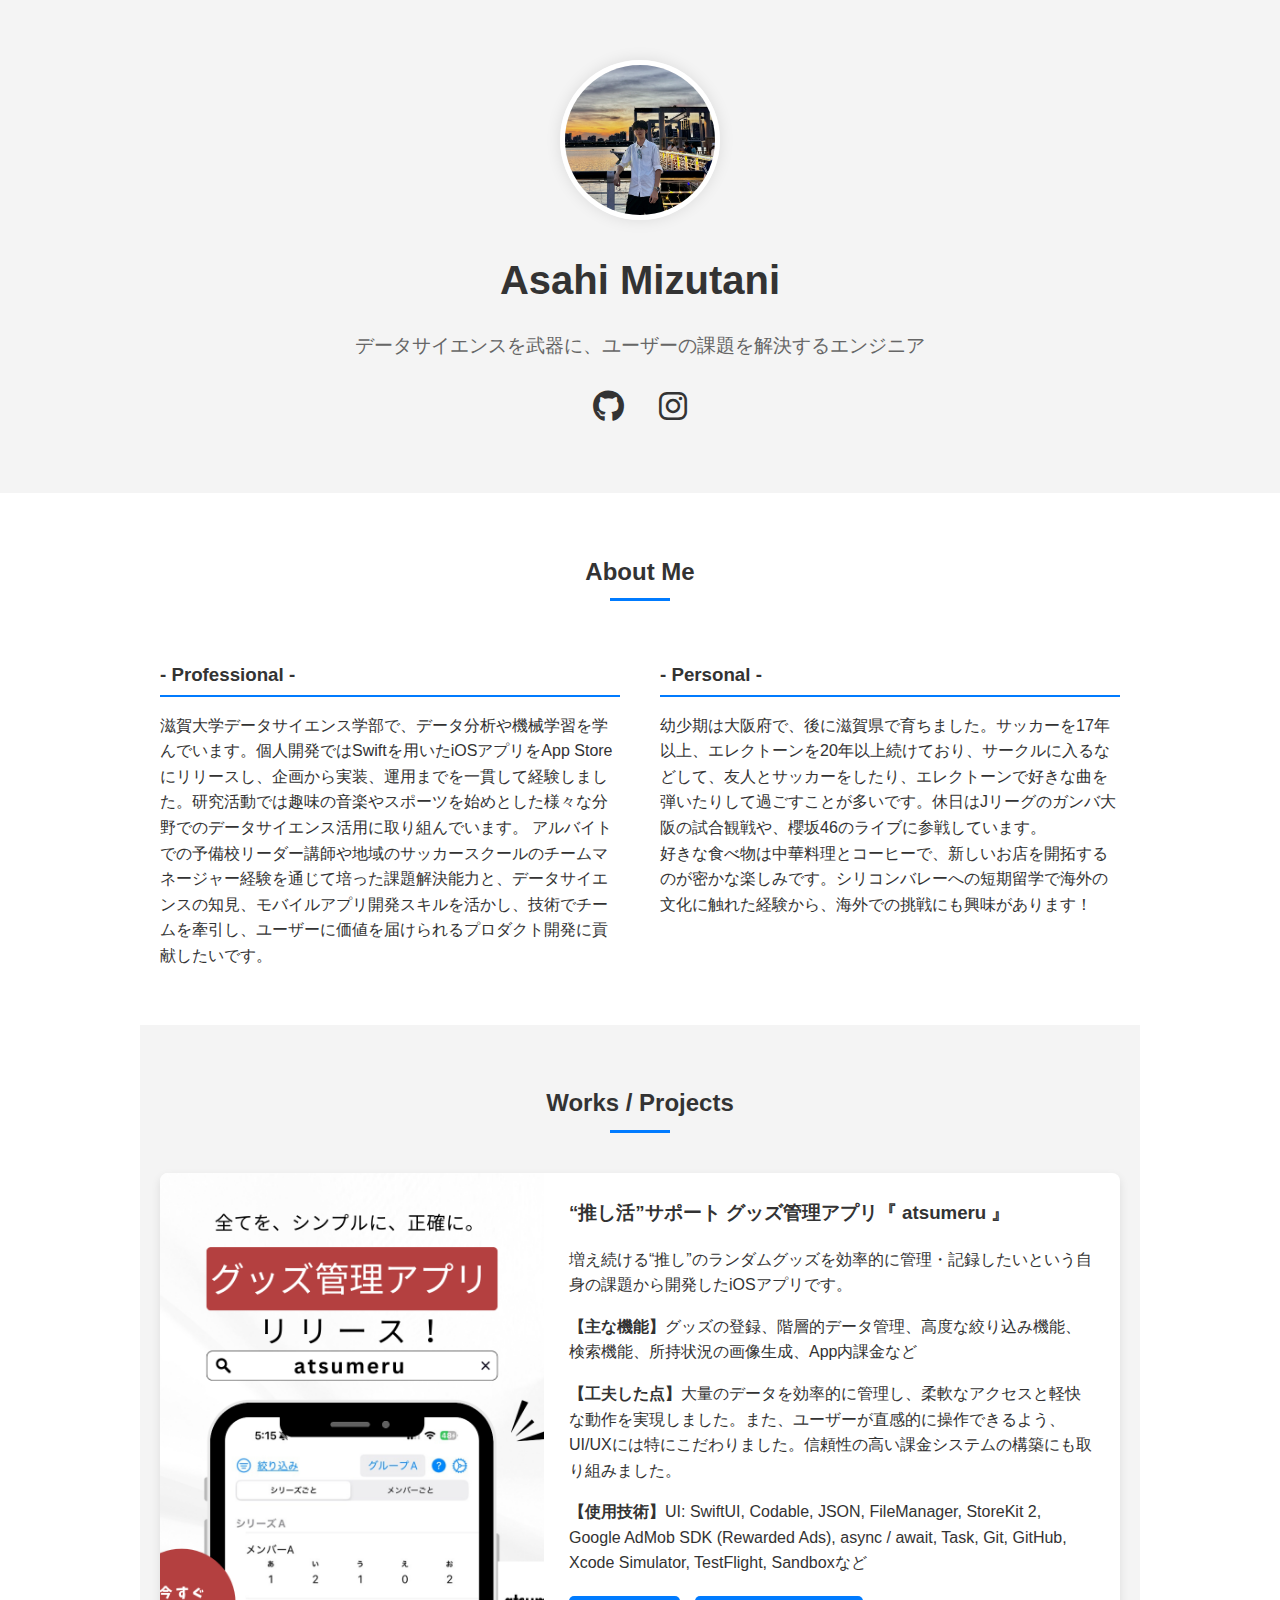
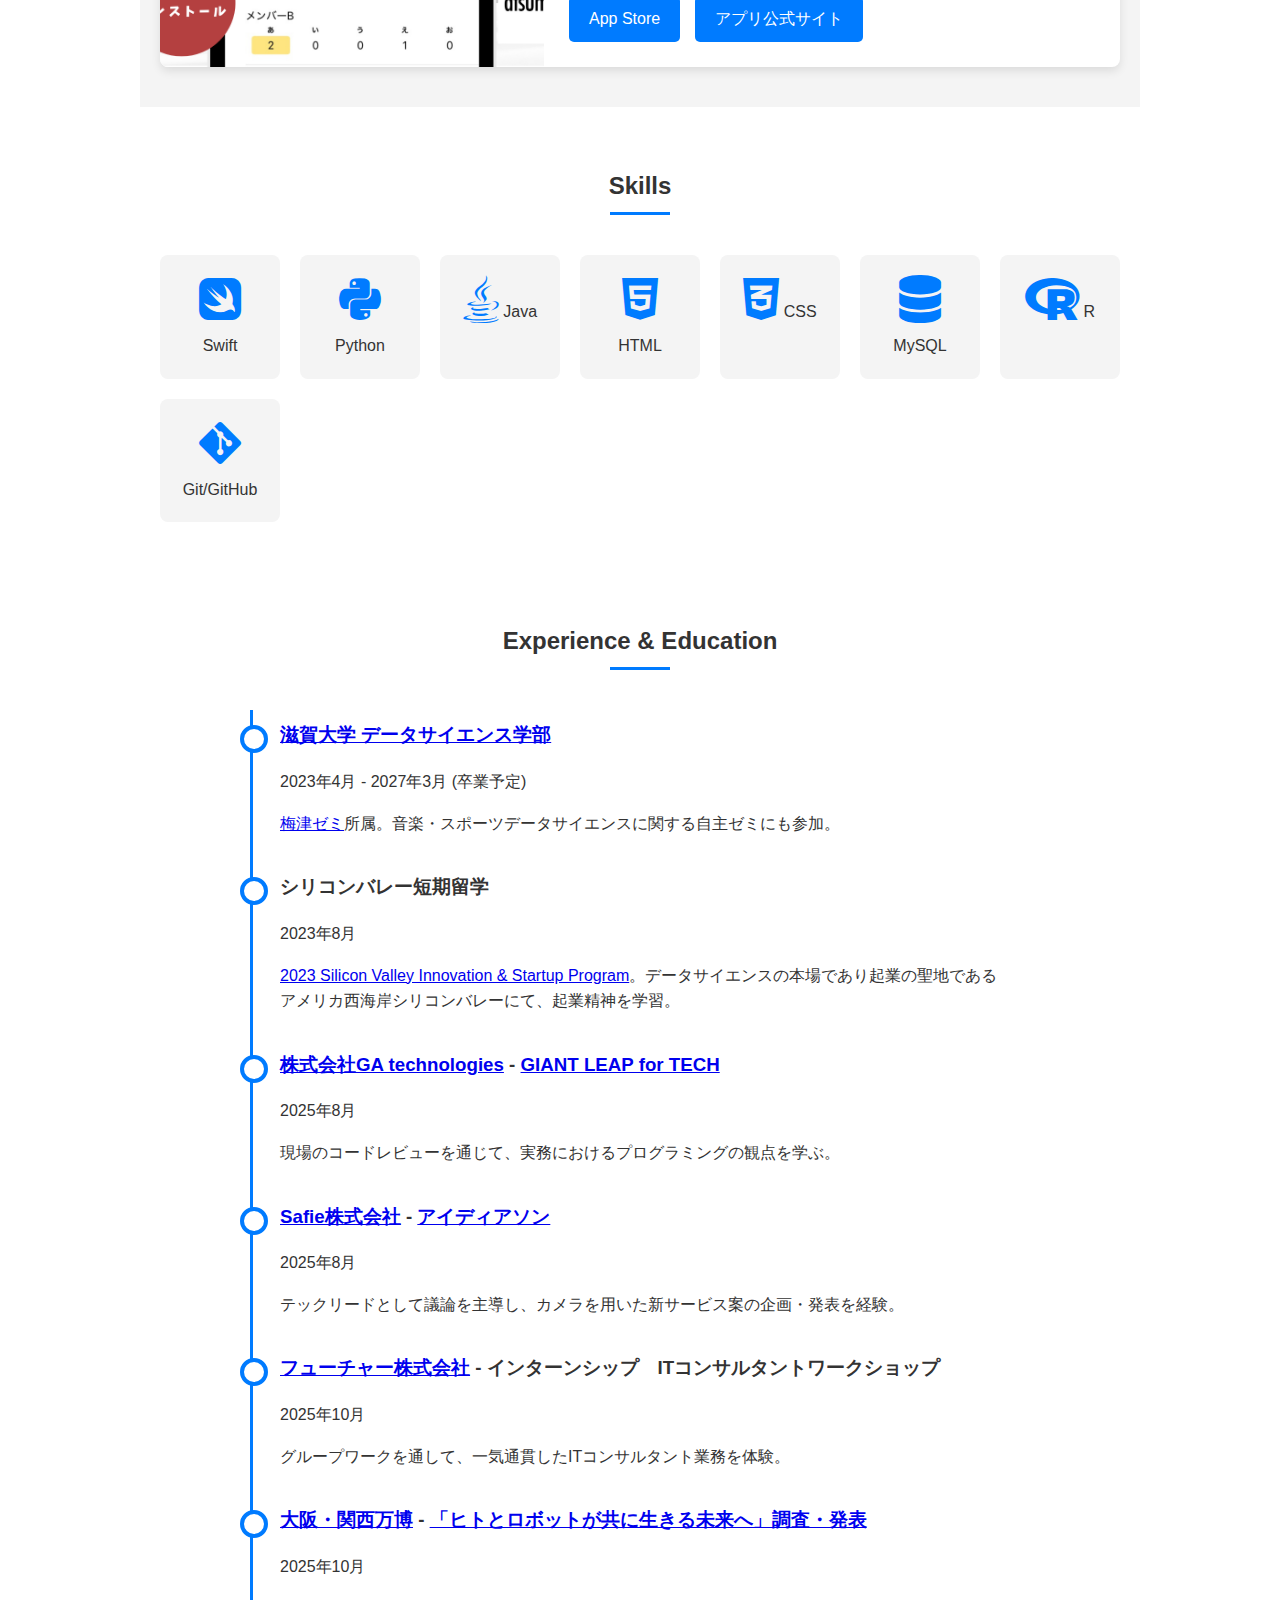
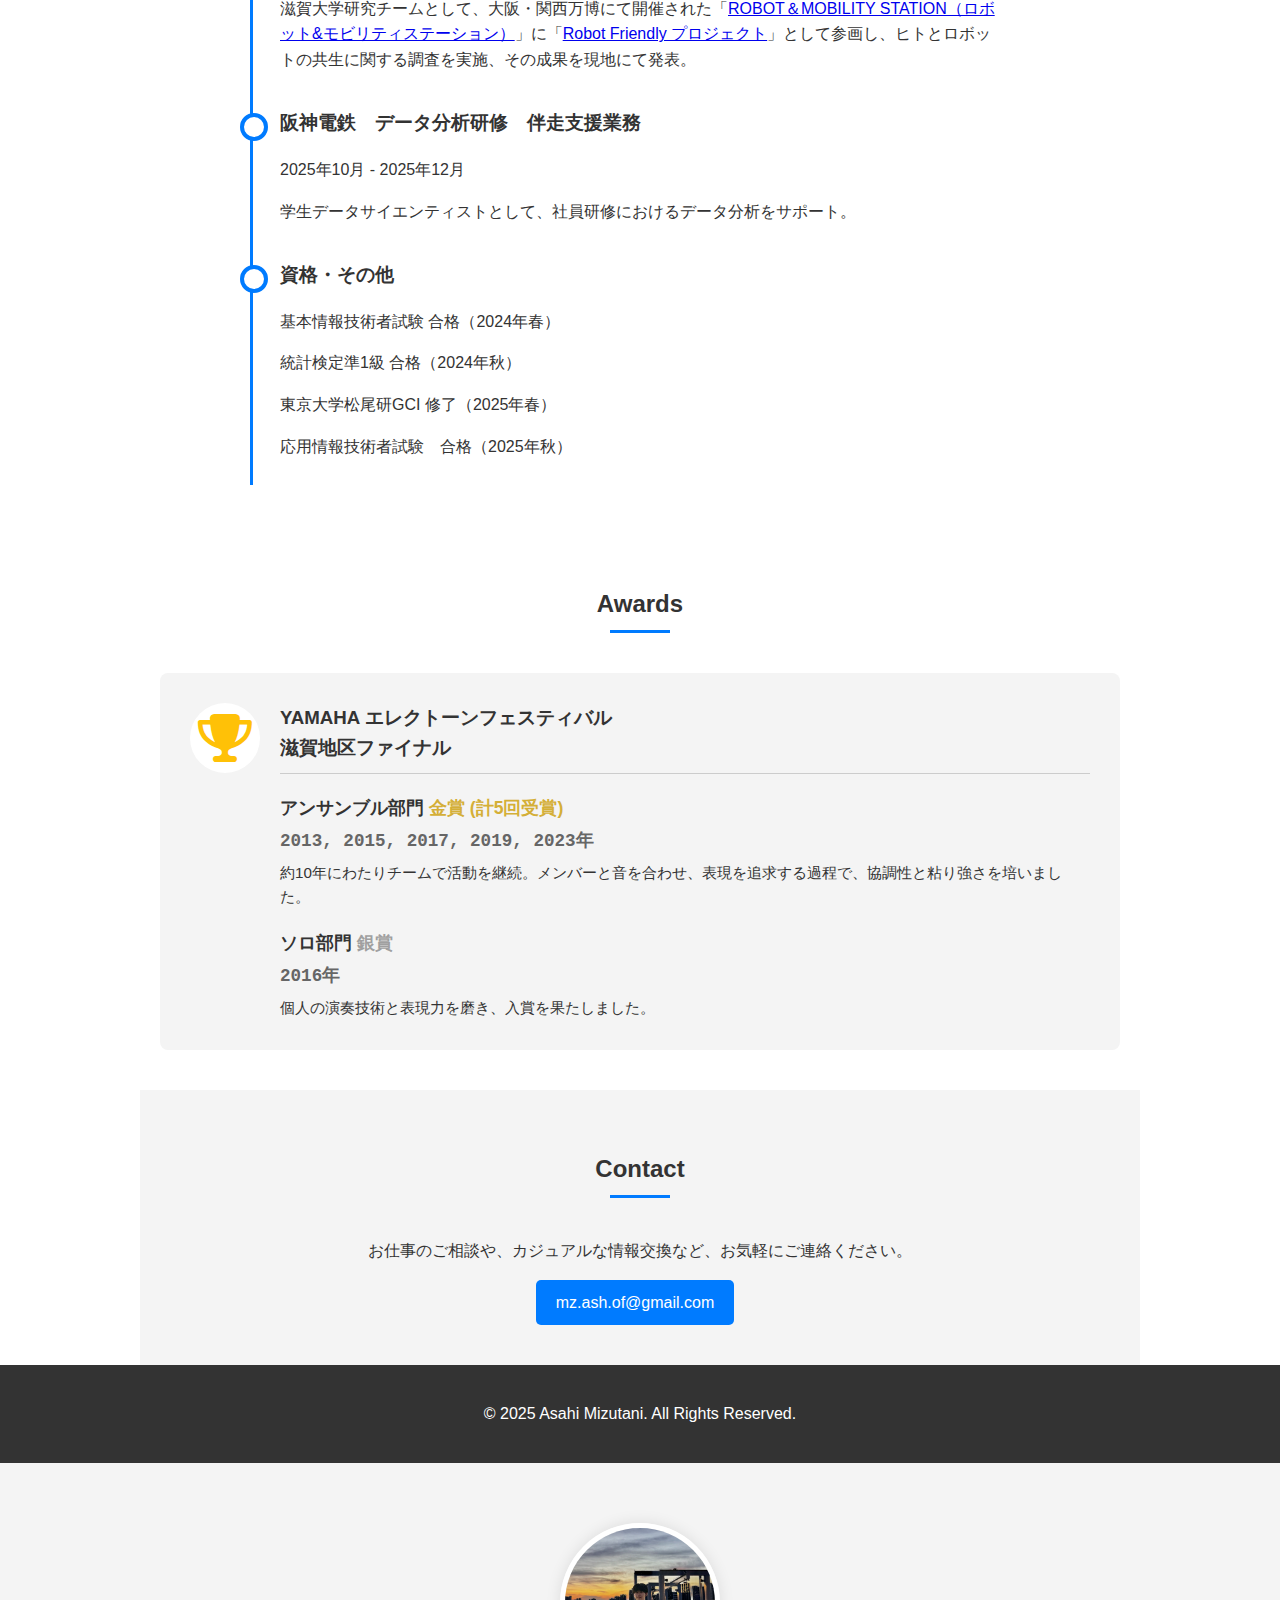
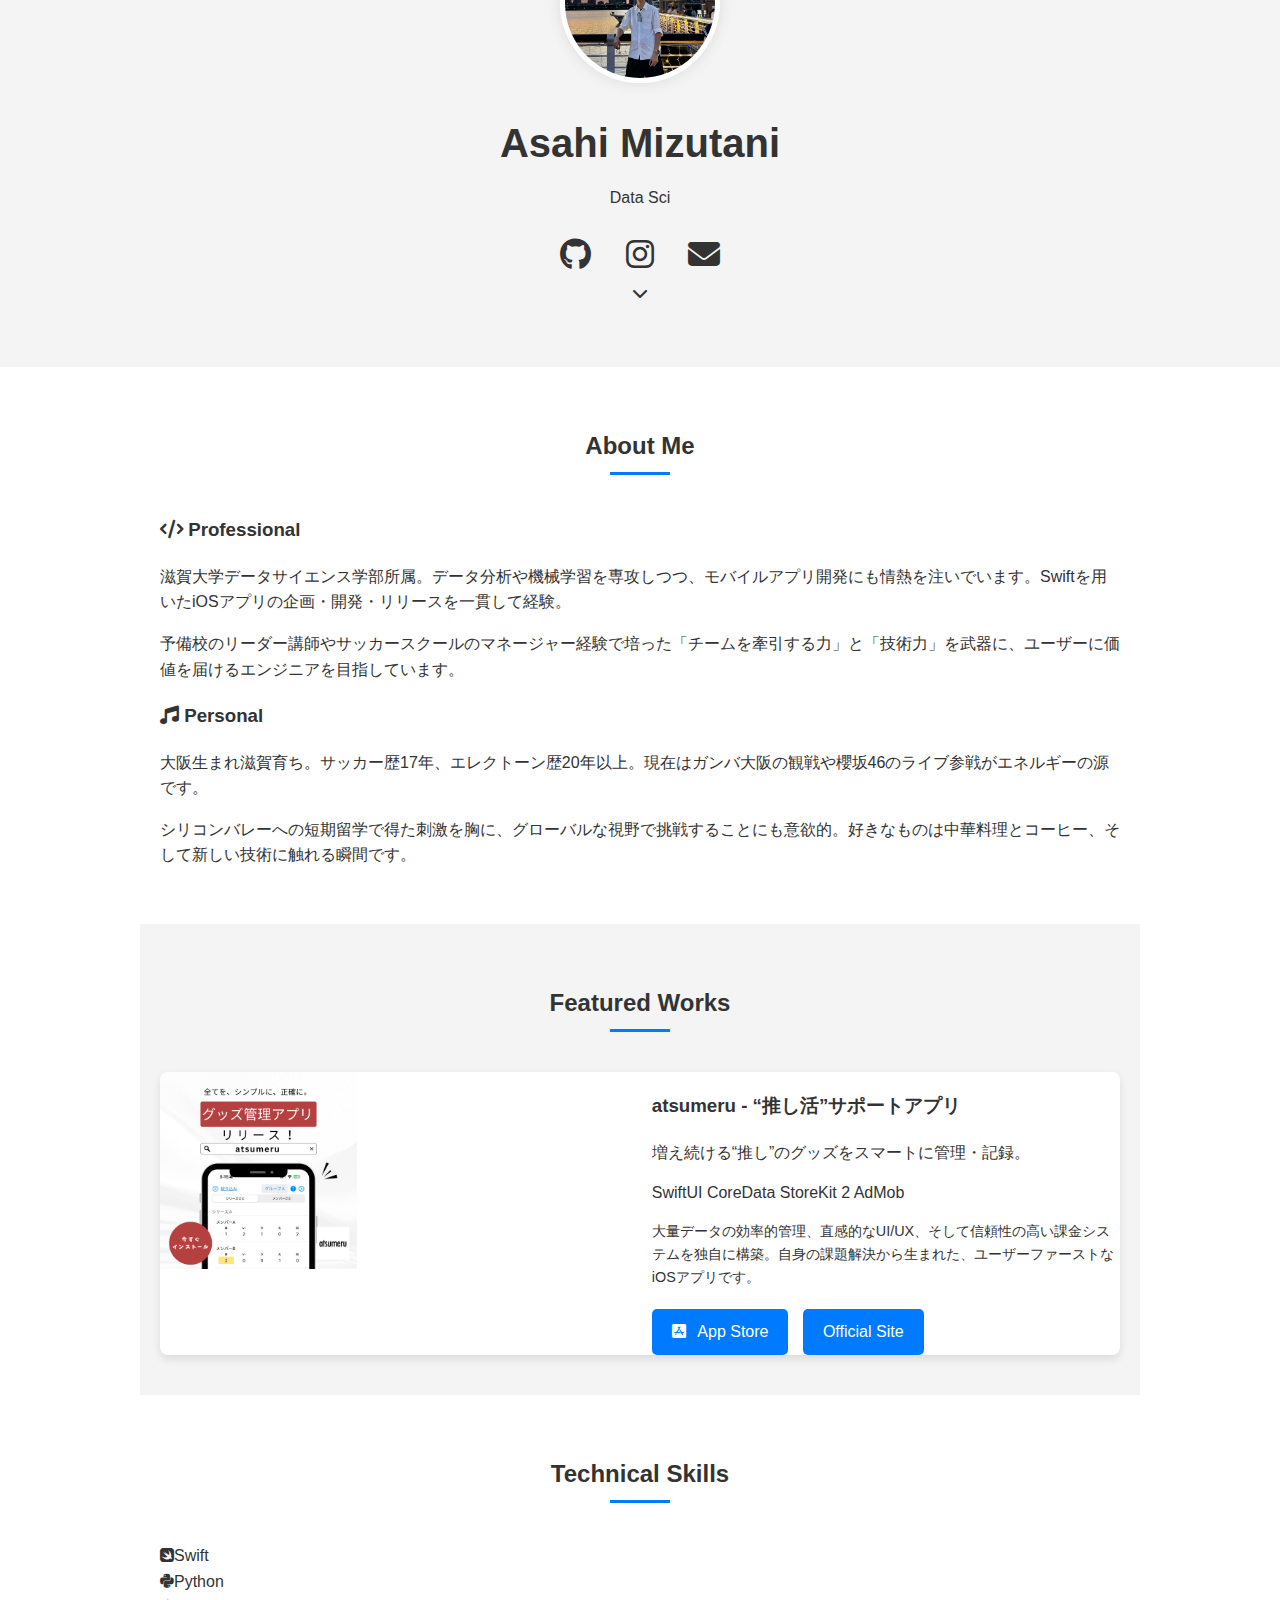
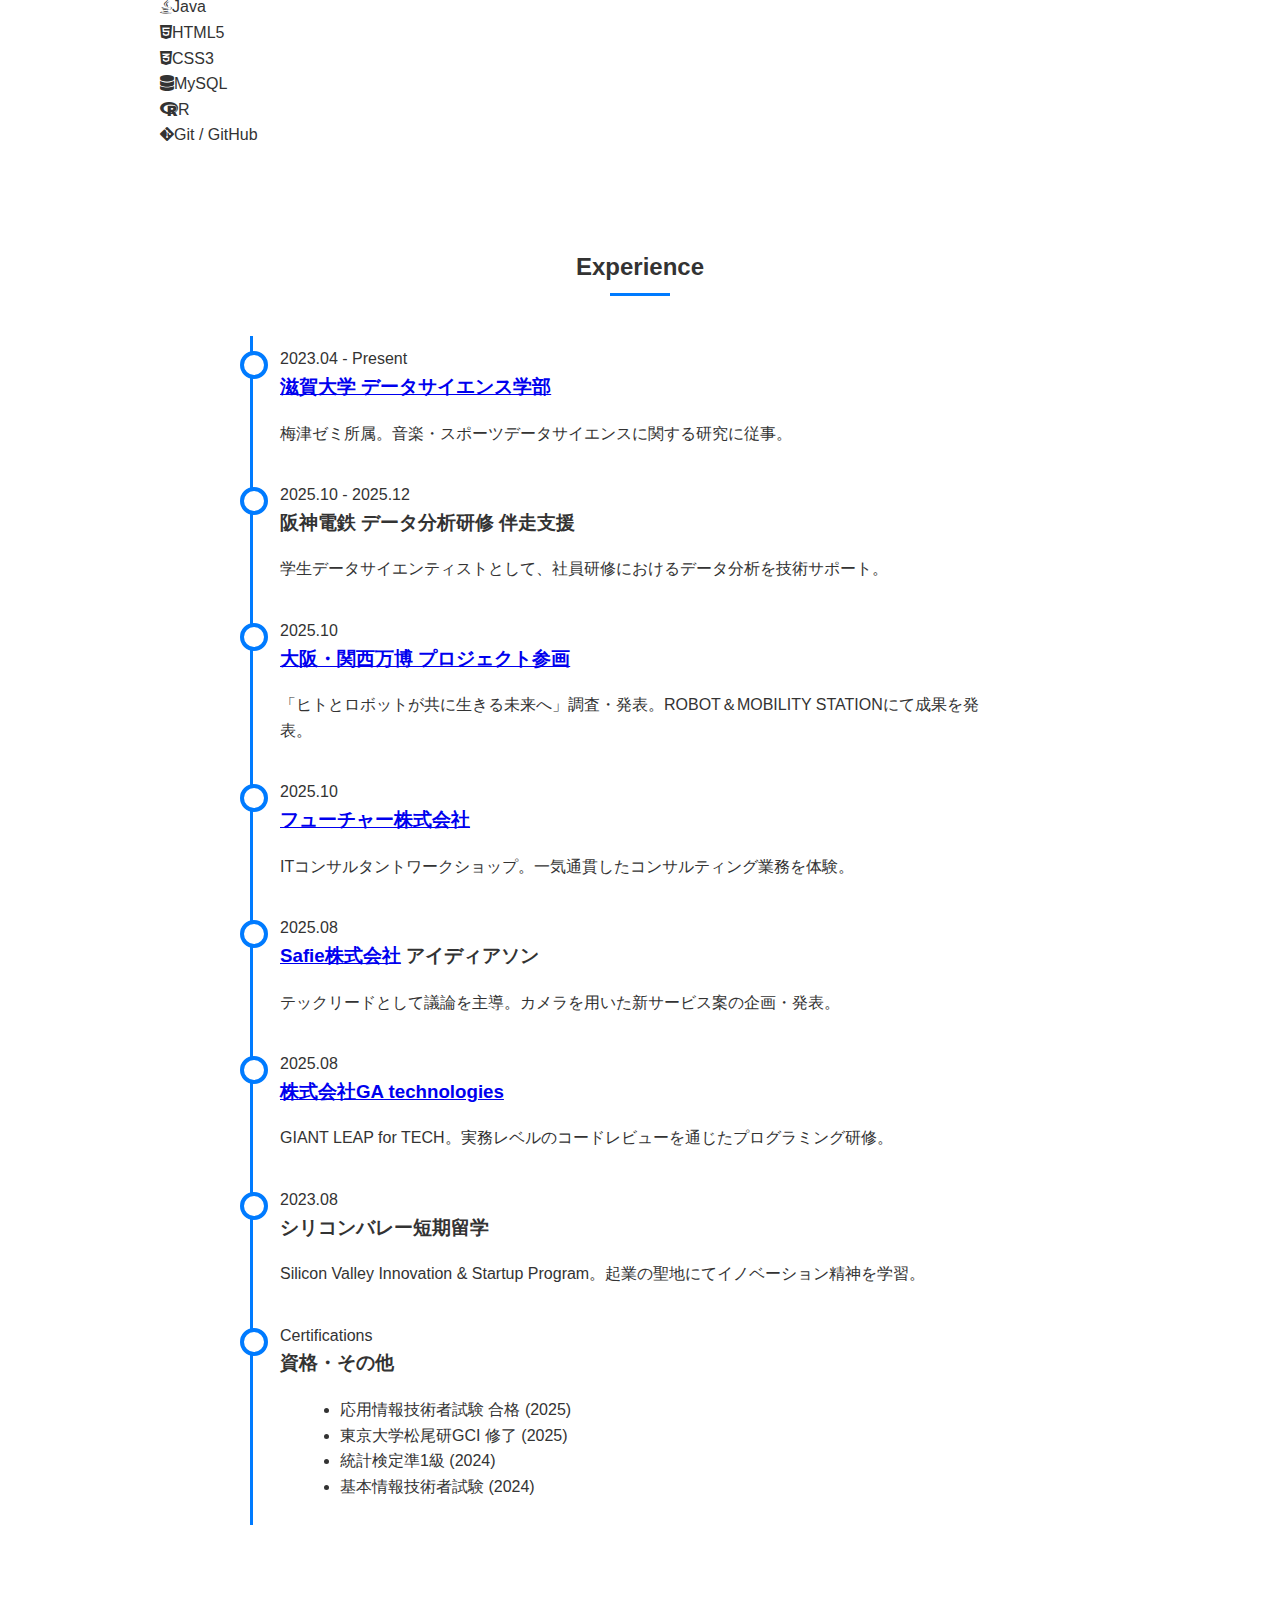
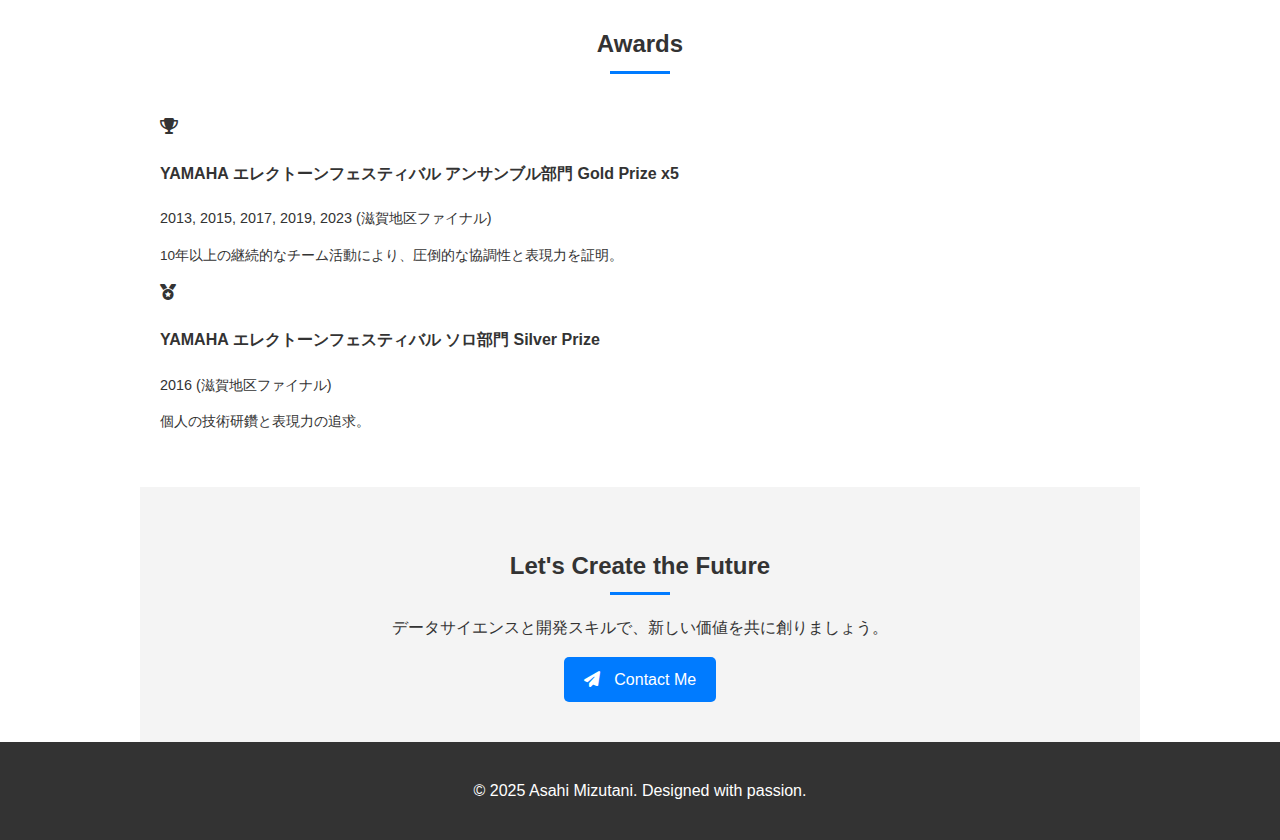
<file: index1.html>
<!DOCTYPE html>
<html lang="ja">
<head>
    <meta charset="UTF-8">
    <meta name="viewport" content="width=device-width, initial-scale=1.0">
    <title>Asahi Mizutani - Portfolio</title>
    <link rel="stylesheet" href="style.css">
    <link rel="stylesheet" href="https://cdnjs.cloudflare.com/ajax/libs/font-awesome/6.4.0/css/all.min.css">
</head>
<body>

    <header class="hero">
        <div class="hero-content">
            <img src=IMG_4018.jpeg alt="プロフィール写真" class="profile-pic">
            <h1>Asahi Mizutani</h1>
            <p>データサイエンスを武器に、ユーザーの課題を解決するエンジニア</p>
            <div class="social-links">
                <a href="https://github.com/MzAsh0425" target="_blank" title="GitHub"><i class="fab fa-github"></i></a>
                <a href="https://www.instagram.com/mz._.ash/" target="_blank" title="Instagram"><i class="fab fa-instagram"></i></a>
            </div>
        </div>
    </header>

    <main>
        <section id="about" class="container">
            <h2>About Me</h2>
            <div class="about-content">
                <div class="about-text">
                    <h3>- Professional -</h3>
                    <p>
                        滋賀大学データサイエンス学部で、データ分析や機械学習を学んでいます。個人開発ではSwiftを用いたiOSアプリをApp Storeにリリースし、企画から実装、運用までを一貫して経験しました。研究活動では趣味の音楽やスポーツを始めとした様々な分野でのデータサイエンス活用に取り組んでいます。
                        アルバイトでの予備校リーダー講師や地域のサッカースクールのチームマネージャー経験を通じて培った課題解決能力と、データサイエンスの知見、モバイルアプリ開発スキルを活かし、技術でチームを牽引し、ユーザーに価値を届けられるプロダクト開発に貢献したいです。
                    </p>
                </div>
                <div class="about-text">
                    <h3>- Personal -</h3>
                    <p>
                        幼少期は大阪府で、後に滋賀県で育ちました。サッカーを17年以上、エレクトーンを20年以上続けており、サークルに入るなどして、友人とサッカーをしたり、エレクトーンで好きな曲を弾いたりして過ごすことが多いです。休日はJリーグのガンバ大阪の試合観戦や、櫻坂46のライブに参戦しています。<br>
                        好きな食べ物は中華料理とコーヒーで、新しいお店を開拓するのが密かな楽しみです。シリコンバレーへの短期留学で海外の文化に触れた経験から、海外での挑戦にも興味があります！
                    </p>
                </div>
            </div>
        </section>

        <section id="works" class="container">
            <h2>Works / Projects</h2>
            <div class="project-card">
                <img src=atsumeru_宣伝.png alt="アプリのスクリーンショット">
                <div class="project-content">
                    <h3>“推し活”サポート グッズ管理アプリ『 atsumeru 』</h3>
                    <p class="project-description">
                        増え続ける“推し”のランダムグッズを効率的に管理・記録したいという自身の課題から開発したiOSアプリです。
                    </p>
                    <p><strong>【主な機能】</strong>グッズの登録、階層的データ管理、高度な絞り込み機能、検索機能、所持状況の画像生成、App内課金など</p>
                    <p><strong>【工夫した点】</strong>大量のデータを効率的に管理し、柔軟なアクセスと軽快な動作を実現しました。また、ユーザーが直感的に操作できるよう、UI/UXには特にこだわりました。信頼性の高い課金システムの構築にも取り組みました。</p>
                    <p><strong>【使用技術】</strong>UI: SwiftUI, Codable, JSON, FileManager, StoreKit 2, Google AdMob SDK (Rewarded Ads), async / await, Task, Git, GitHub, Xcode Simulator, TestFlight, Sandboxなど</p>
                    <div class="project-links">
                        <a href="https://apps.apple.com/jp/app/atsumeru/id6748431704" target="_blank" class="btn">App Store</a>
                        <a href="https://atsumeru-app.github.io/index.html" target="_blank" class="btn">アプリ公式サイト</a>
                    </div>
                </div>
            </div>
            </section>

        <!--
        <section id="analysis" class="container">
            <h2>Analysis Showcase</h2>
            <p class="section-subtitle">過去に実施したデータ分析や研究発表の一部を抜粋して紹介します。</p>
            <div class="gallery-grid">
                <div class="gallery-item">
                    <img src="https://via.placeholder.com/400x300.png?text=Slide+1" alt="分析スライド1">
                    <div class="gallery-caption">
                        <h4>研究テーマや分析のタイトル</h4>
                        <p>この分析の簡単な説明。どのようなデータを用いて、何を明らかにしたのか、などを簡潔に記述します。</p>
                    </div>
                </div>
                <div class="gallery-item">
                    <img src="https://via.placeholder.com/400x300.png?text=Slide+2" alt="分析スライド2">
                    <div class="gallery-caption">
                        <h4>スポーツデータサイエンスの研究</h4>
                        <p>サッカーの試合データを用いて、選手のパフォーマンスを可視化・分析した際のスライドです。</p>
                    </div>
                </div>
                <div class="gallery-item">
                    <img src="https://via.placeholder.com/400x300.png?text=Slide+3" alt="分析スライド3">
                    <div class="gallery-caption">
                        <h4>音楽生成の研究</h4>
                        <p>人間の歩行データから音楽を生成するアルゴリズムについて発表した際のスライドです。</p>
                    </div>
                </div>
            </div>
        </section>
        -->

        <section id="skills" class="container">
            <h2>Skills</h2>
            <div class="skills-grid">
                <div class="skill-item">
                    <i class="fab fa-swift"></i>
                    <span>Swift</span>
                </div>
                <div class="skill-item">
                    <i class="fab fa-python"></i>
                    <span>Python</span>
                </div>
                 <div class="skill-item">
                    <i class="fab fa-java"></i>
                    <span>Java</span>
                </div>
                <div class="skill-item">
                    <i class="fab fa-html5"></i>
                    <span>HTML</span>
                </div>
                <div class="skill-item">
                    <i class="fab fa-css3-alt"></i>
                    <span>CSS</span>
                </div>
                <div class="skill-item">
                    <i class="fas fa-database"></i>
                    <span>MySQL</span>
                </div>
                <div class="skill-item">
                    <i class="fab fa-r-project"></i>
                    <span>R</span>
                </div>
                <div class="skill-item">
                    <i class="fab fa-git-alt"></i>
                    <span>Git/GitHub</span>
                </div>
            </div>
        </section>

        <section id="experience" class="container">
            <h2>Experience & Education</h2>
            <div class="timeline">
                <div class="timeline-item">
                    <h3><a href="https://www.ds.shiga-u.ac.jp" target="_blank" rel="noopener noreferrer">滋賀大学 データサイエンス学部</a></h3>
                    <p>2023年4月 - 2027年3月 (卒業予定)</p>
                    <p><a href="https://www.ds.shiga-u.ac.jp/member/148/" target="_blank" rel="noopener noreferrer">梅津ゼミ</a>所属。音楽・スポーツデータサイエンスに関する自主ゼミにも参加。</p>
                </div>
                <div class="timeline-item">
                    <h3>シリコンバレー短期留学</h3>
                    <p>2023年8月</p>
                    <p><a href="https://www.econ.shiga-u.ac.jp/topics/keizai20230807-18SV.html" target="_blank" rel="noopener noreferrer">2023 Silicon Valley Innovation & Startup Program</a>。データサイエンスの本場であり起業の聖地であるアメリカ西海岸シリコンバレーにて、起業精神を学習。</p>
                </div>
                <div class="timeline-item">
                    <h3><a href="https://www.ga-tech.co.jp" target="_blank" rel="noopener noreferrer">株式会社GA technologies</a> - <a href="https://newgrads-recruit.ga-tech.co.jp/event-internship/giant-leap/#engineer-01" target="_blank" rel="noopener noreferrer">GIANT LEAP for TECH</a></h3>
                    <p>2025年8月</p>
                    <p>現場のコードレビューを通じて、実務におけるプログラミングの観点を学ぶ。</p>
                </div>
                <div class="timeline-item">
                    <h3><a href="https://safie.jp" target="_blank" rel="noopener noreferrer">Safie株式会社</a> - <a href="https://note.com/safie_/n/n0bbaa37e2b32" target="_blank" rel="noopener norefrrer">アイディアソン</a></h3>
                    <p>2025年8月</p>
                    <p>テックリードとして議論を主導し、カメラを用いた新サービス案の企画・発表を経験。</p>
                </div>
                <div class="timeline-item">
                    <h3><a href="https://www.future.co.jp" target="_blank" rel="noopener noreferrer">フューチャー株式会社</a> - インターンシップ　ITコンサルタントワークショップ</h3>
                    <p>2025年10月</p>
                    <p>グループワークを通して、一気通貫したITコンサルタント業務を体験。</p>
                </div>
                <div class="timeline-item">
                    <h3><a href="https://www.expo2025.or.jp" target="_blank" rel="noopener noreferrer">大阪・関西万博</a> - <a href="https://www.shiga-u.ac.jp/37595/" target="_blank" rel="noopener noreferrer">「ヒトとロボットが共に生きる未来へ」調査・発表</a></h3>
                    <p>2025年10月</p>
                    <p>滋賀大学研究チームとして、大阪・関西万博にて開催された「<a href="https://www.expo2025.or.jp/future-index/smart-mobility/robot/" target="_blank" rel="noopener noreferrer">ROBOT＆MOBILITY STATION（ロボット&モビリティステーション）</a>」に「<a href="https://robot-friendly.com" target="_blank" rel="noopener noreferrer">Robot Friendly プロジェクト</a>」として参画し、ヒトとロボットの共生に関する調査を実施、その成果を現地にて発表。</p>
                </div>
                <div class="timeline-item">
                    <h3>阪神電鉄　データ分析研修　伴走支援業務</h3>
                    <p>2025年10月 - 2025年12月</p>
                    <p>学生データサイエンティストとして、社員研修におけるデータ分析をサポート。</p>
                </div>
                <div class="timeline-item">
                    <h3>資格・その他</h3>
                    <p>基本情報技術者試験 合格（2024年春）</p>
                    <p>統計検定準1級 合格（2024年秋）</p>
                    <p>東京大学松尾研GCI 修了（2025年春）</p>
                    <p>応用情報技術者試験　合格（2025年秋）</p>
                </div>
            </div>
        </section>

        <section id="awards" class="container">
            <h2>Awards</h2>
            <div class="award-card">
                <div class="award-icon">
                    <i class="fas fa-trophy"></i>
                </div>
                <div class="award-content">
                    <h3>YAMAHA エレクトーンフェスティバル<br>滋賀地区ファイナル</h3>
                    
                    <div class="award-detail">
                        <h4>アンサンブル部門 <span class="gold-text">金賞 (計5回受賞)</span></h4>
                        <p class="award-year">2013, 2015, 2017, 2019, 2023年</p>
                        <p class="award-desc">
                            約10年にわたりチームで活動を継続。メンバーと音を合わせ、表現を追求する過程で、協調性と粘り強さを培いました。
                        </p>
                    </div>
        
                    <div class="award-detail">
                        <h4>ソロ部門 <span class="silver-text">銀賞</span></h4>
                        <p class="award-year">2016年</p>
                        <p class="award-desc">
                            個人の演奏技術と表現力を磨き、入賞を果たしました。
                        </p>
                    </div>
                </div>
            </div>
        </section>

        <section id="contact" class="container">
            <h2>Contact</h2>
            <p>お仕事のご相談や、カジュアルな情報交換など、お気軽にご連絡ください。</p>
            <a href="mailto:mz.ash.of@gmail.com" class="btn">mz.ash.of@gmail.com</a>
        </section>

    </main>

    <footer>
        <p>&copy; 2025 Asahi Mizutani. All Rights Reserved.</p>
    </footer>


<!DOCTYPE html>
<html lang="ja">
<head>
    <meta charset="UTF-8">
    <meta name="viewport" content="width=device-width, initial-scale=1.0">
    <title>Asahi Mizutani | Portfolio</title>
    <!-- Google Fonts: 現代的なサンセリフ体 -->
    <link rel="stylesheet" href="style.css">
    <link rel="preconnect" href="https://fonts.googleapis.com">
    <link rel="preconnect" href="https://fonts.gstatic.com" crossorigin>
    <link href="https://fonts.googleapis.com/css2?family=Inter:wght@300;400;600;800&family=Noto+Sans+JP:wght@300;400;700&display=swap" rel="stylesheet">
    <link rel="stylesheet" href="https://cdnjs.cloudflare.com/ajax/libs/font-awesome/6.4.0/css/all.min.css">
</head>
<body>

    <!-- Hero Section -->
    <header class="hero">
        <div class="hero-content">
            <div class="profile-wrapper reveal active">
                <!-- 画像パスはそのまま -->
                <img src="IMG_4018.jpeg" alt="Asahi Mizutani" class="profile-pic">
            </div>
            <h1 class="reveal">Asahi Mizutani</h1>
            <!-- Typing Animation Target -->
            <div class="hero-subtitle reveal">
                <span id="typewriter"></span>
            </div>
            
            <div class="social-links reveal">
                <a href="https://github.com/MzAsh0425" target="_blank" class="social-icon" title="GitHub"><i class="fab fa-github"></i></a>
                <a href="https://www.instagram.com/mz._.ash/" target="_blank" class="social-icon" title="Instagram"><i class="fab fa-instagram"></i></a>
                <a href="mailto:mz.ash.of@gmail.com" class="social-icon" title="Email"><i class="fas fa-envelope"></i></a>
            </div>

            <div class="scroll-down">
                <i class="fas fa-chevron-down" style="color: var(--text-sub);"></i>
            </div>
        </div>
    </header>

    <main>
        <!-- About Section -->
        <section id="about" class="container">
            <h2 class="section-title reveal">About Me</h2>
            <div class="about-grid">
                <div class="about-card glass-card reveal">
                    <h3><i class="fas fa-code"></i> Professional</h3>
                    <p>滋賀大学データサイエンス学部所属。データ分析や機械学習を専攻しつつ、モバイルアプリ開発にも情熱を注いでいます。Swiftを用いたiOSアプリの企画・開発・リリースを一貫して経験。</p>
                    <p>予備校のリーダー講師やサッカースクールのマネージャー経験で培った「チームを牽引する力」と「技術力」を武器に、ユーザーに価値を届けるエンジニアを目指しています。</p>
                </div>
                <div class="about-card glass-card reveal">
                    <h3><i class="fas fa-music"></i> Personal</h3>
                    <p>大阪生まれ滋賀育ち。サッカー歴17年、エレクトーン歴20年以上。現在はガンバ大阪の観戦や櫻坂46のライブ参戦がエネルギーの源です。</p>
                    <p>シリコンバレーへの短期留学で得た刺激を胸に、グローバルな視野で挑戦することにも意欲的。好きなものは中華料理とコーヒー、そして新しい技術に触れる瞬間です。</p>
                </div>
            </div>
        </section>

        <!-- Works Section -->
        <section id="works" class="container">
            <h2 class="section-title reveal">Featured Works</h2>
            <div class="project-card glass-card reveal">
                <div class="project-image-container">
                    <img src="atsumeru_宣伝.png" alt="atsumeru app">
                </div>
                <div class="project-info">
                    <h3>atsumeru - “推し活”サポートアプリ</h3>
                    <p style="color: var(--text-sub); margin-bottom: 15px;">増え続ける“推し”のグッズをスマートに管理・記録。</p>
                    
                    <div class="project-tags">
                        <span class="tag">SwiftUI</span>
                        <span class="tag">CoreData</span>
                        <span class="tag">StoreKit 2</span>
                        <span class="tag">AdMob</span>
                    </div>
                    
                    <p style="font-size: 0.9rem; margin-bottom: 20px; color: var(--text-sub);">
                        大量データの効率的管理、直感的なUI/UX、そして信頼性の高い課金システムを独自に構築。自身の課題解決から生まれた、ユーザーファーストなiOSアプリです。
                    </p>

                    <div class="btn-wrapper">
                        <a href="https://apps.apple.com/jp/app/atsumeru/id6748431704" target="_blank" class="btn">
                            <i class="fab fa-app-store-ios" style="margin-right: 8px;"></i> App Store
                        </a>
                        <a href="https://atsumeru-app.github.io/index.html" target="_blank" class="btn btn-outline">
                            Official Site
                        </a>
                    </div>
                </div>
            </div>
        </section>

        <!-- Skills Section -->
        <section id="skills" class="container">
            <h2 class="section-title reveal">Technical Skills</h2>
            <div class="skills-wrapper reveal">
                <div class="skill-card"><i class="fab fa-swift"></i><span>Swift</span></div>
                <div class="skill-card"><i class="fab fa-python"></i><span>Python</span></div>
                <div class="skill-card"><i class="fab fa-java"></i><span>Java</span></div>
                <div class="skill-card"><i class="fab fa-html5"></i><span>HTML5</span></div>
                <div class="skill-card"><i class="fab fa-css3-alt"></i><span>CSS3</span></div>
                <div class="skill-card"><i class="fas fa-database"></i><span>MySQL</span></div>
                <div class="skill-card"><i class="fab fa-r-project"></i><span>R</span></div>
                <div class="skill-card"><i class="fab fa-git-alt"></i><span>Git / GitHub</span></div>
            </div>
        </section>

        <!-- Experience Section -->
        <section id="experience" class="container">
            <h2 class="section-title reveal">Experience</h2>
            <div class="timeline">
                <!-- Experience Items -->
                <div class="timeline-item reveal">
                    <span class="timeline-date">2023.04 - Present</span>
                    <div class="timeline-content">
                        <h3><a href="https://www.ds.shiga-u.ac.jp" target="_blank">滋賀大学 データサイエンス学部</a></h3>
                        <p>梅津ゼミ所属。音楽・スポーツデータサイエンスに関する研究に従事。</p>
                    </div>
                </div>

                <div class="timeline-item reveal">
                    <span class="timeline-date">2025.10 - 2025.12</span>
                    <div class="timeline-content">
                        <h3>阪神電鉄 データ分析研修 伴走支援</h3>
                        <p>学生データサイエンティストとして、社員研修におけるデータ分析を技術サポート。</p>
                    </div>
                </div>

                <div class="timeline-item reveal">
                    <span class="timeline-date">2025.10</span>
                    <div class="timeline-content">
                        <h3><a href="https://www.expo2025.or.jp" target="_blank">大阪・関西万博 プロジェクト参画</a></h3>
                        <p>「ヒトとロボットが共に生きる未来へ」調査・発表。ROBOT＆MOBILITY STATIONにて成果を発表。</p>
                    </div>
                </div>

                <div class="timeline-item reveal">
                    <span class="timeline-date">2025.10</span>
                    <div class="timeline-content">
                        <h3><a href="https://www.future.co.jp" target="_blank">フューチャー株式会社</a></h3>
                        <p>ITコンサルタントワークショップ。一気通貫したコンサルティング業務を体験。</p>
                    </div>
                </div>

                <div class="timeline-item reveal">
                    <span class="timeline-date">2025.08</span>
                    <div class="timeline-content">
                        <h3><a href="https://safie.jp" target="_blank">Safie株式会社</a> アイディアソン</h3>
                        <p>テックリードとして議論を主導。カメラを用いた新サービス案の企画・発表。</p>
                    </div>
                </div>

                <div class="timeline-item reveal">
                    <span class="timeline-date">2025.08</span>
                    <div class="timeline-content">
                        <h3><a href="https://www.ga-tech.co.jp" target="_blank">株式会社GA technologies</a></h3>
                        <p>GIANT LEAP for TECH。実務レベルのコードレビューを通じたプログラミング研修。</p>
                    </div>
                </div>

                <div class="timeline-item reveal">
                    <span class="timeline-date">2023.08</span>
                    <div class="timeline-content">
                        <h3>シリコンバレー短期留学</h3>
                        <p>Silicon Valley Innovation & Startup Program。起業の聖地にてイノベーション精神を学習。</p>
                    </div>
                </div>
                
                <div class="timeline-item reveal">
                    <span class="timeline-date">Certifications</span>
                    <div class="timeline-content">
                        <h3>資格・その他</h3>
                        <ul style="list-style: disc; margin-left: 20px; margin-top: 10px;">
                            <li>応用情報技術者試験 合格 (2025)</li>
                            <li>東京大学松尾研GCI 修了 (2025)</li>
                            <li>統計検定準1級 (2024)</li>
                            <li>基本情報技術者試験 (2024)</li>
                        </ul>
                    </div>
                </div>
            </div>
        </section>

        <!-- Awards Section -->
        <section id="awards" class="container">
            <h2 class="section-title reveal">Awards</h2>
            <div class="glass-card award-grid reveal">
                <div class="award-item award-gold">
                    <div class="award-icon-box">
                        <i class="fas fa-trophy"></i>
                    </div>
                    <div class="award-info">
                        <h4>YAMAHA エレクトーンフェスティバル アンサンブル部門 <span class="award-badge bg-gold">Gold Prize x5</span></h4>
                        <p style="font-size: 0.9rem; color: var(--text-sub);">2013, 2015, 2017, 2019, 2023 (滋賀地区ファイナル)</p>
                        <p style="font-size: 0.85rem; margin-top: 5px;">10年以上の継続的なチーム活動により、圧倒的な協調性と表現力を証明。</p>
                    </div>
                </div>

                <div class="award-item award-silver">
                    <div class="award-icon-box">
                        <i class="fas fa-medal"></i>
                    </div>
                    <div class="award-info">
                        <h4>YAMAHA エレクトーンフェスティバル ソロ部門 <span class="award-badge bg-silver">Silver Prize</span></h4>
                        <p style="font-size: 0.9rem; color: var(--text-sub);">2016 (滋賀地区ファイナル)</p>
                        <p style="font-size: 0.85rem; margin-top: 5px;">個人の技術研鑽と表現力の追求。</p>
                    </div>
                </div>
            </div>
        </section>

        <!-- Contact Section -->
        <section id="contact" class="container">
            <div class="glass-card contact-box reveal">
                <h2 style="margin-bottom: 20px; color: var(--text-main);">Let's Create the Future</h2>
                <p>データサイエンスと開発スキルで、新しい価値を共に創りましょう。</p>
                <a href="mailto:mz.ash.of@gmail.com" class="btn" style="margin: 0;">
                    <i class="fas fa-paper-plane" style="margin-right: 10px;"></i> Contact Me
                </a>
            </div>
        </section>

    </main>

    <footer>
        <p>&copy; 2025 Asahi Mizutani. Designed with passion.</p>
    </footer>

    <script>
        // =========================================
        // SCROLL REVEAL ANIMATION
        // =========================================
        const revealElements = document.querySelectorAll('.reveal');

        const revealOnScroll = () => {
            const windowHeight = window.innerHeight;
            const elementVisible = 100;

            revealElements.forEach((reveal) => {
                const elementTop = reveal.getBoundingClientRect().top;
                if (elementTop < windowHeight - elementVisible) {
                    reveal.classList.add('active');
                }
            });
        };

        window.addEventListener('scroll', revealOnScroll);
        // Trigger once on load
        revealOnScroll();

        // =========================================
        // TYPEWRITER EFFECT (HERO)
        // =========================================
        const textElement = document.getElementById('typewriter');
        const texts = ["Data Scientist", "iOS Developer", "Problem Solver"];
        let count = 0;
        let index = 0;
        let currentText = "";
        let letter = "";

        (function type() {
            if (count === texts.length) {
                count = 0;
            }
            currentText = texts[count];
            letter = currentText.slice(0, ++index);

            textElement.textContent = letter;
            if (letter.length === currentText.length) {
                setTimeout(() => {
                    // Simple backspace effect logic or just pause and next
                    // For simplicity in single file, just pause then clear
                    setTimeout(() => {
                        index = 0;
                        count++;
                        type();
                    }, 2000);
                }, 100);
            } else {
                setTimeout(type, 100);
            }
        })();
    </script>
</body>
</html>

</body>
</html>
</file>
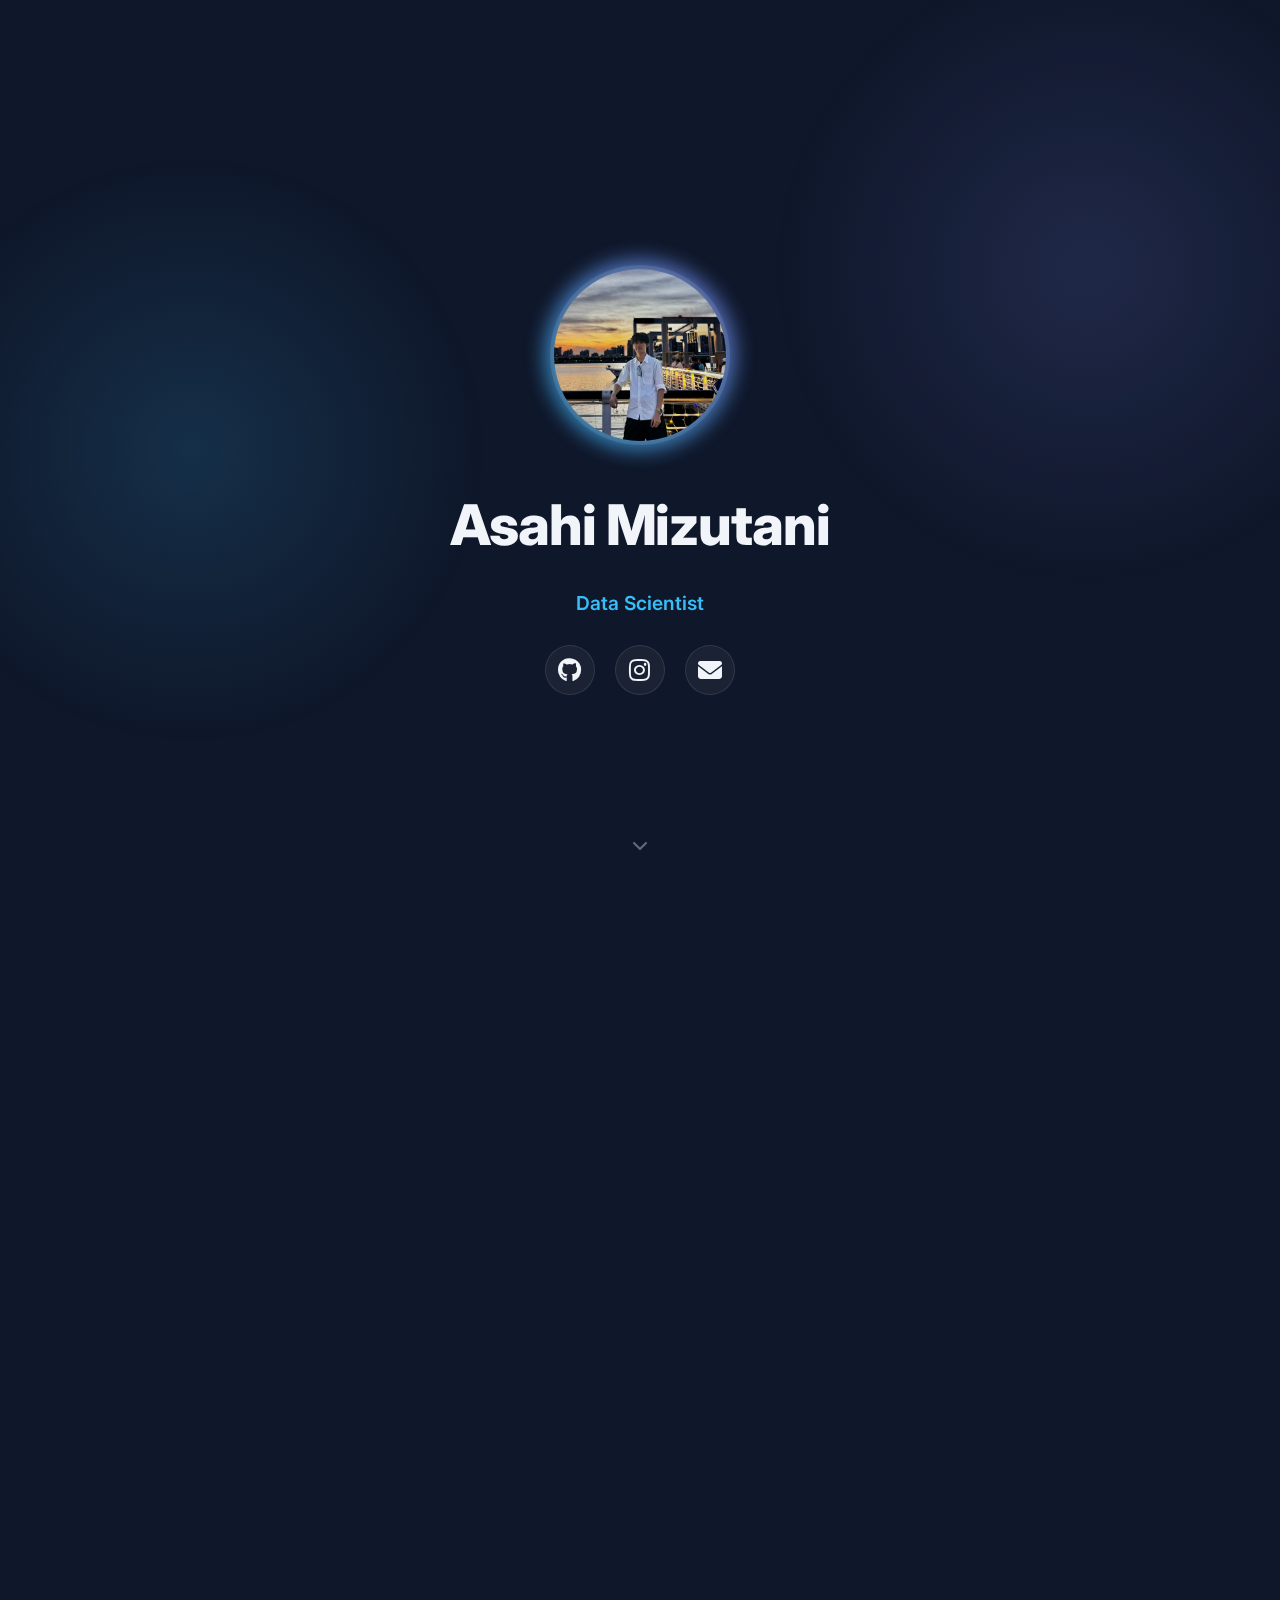
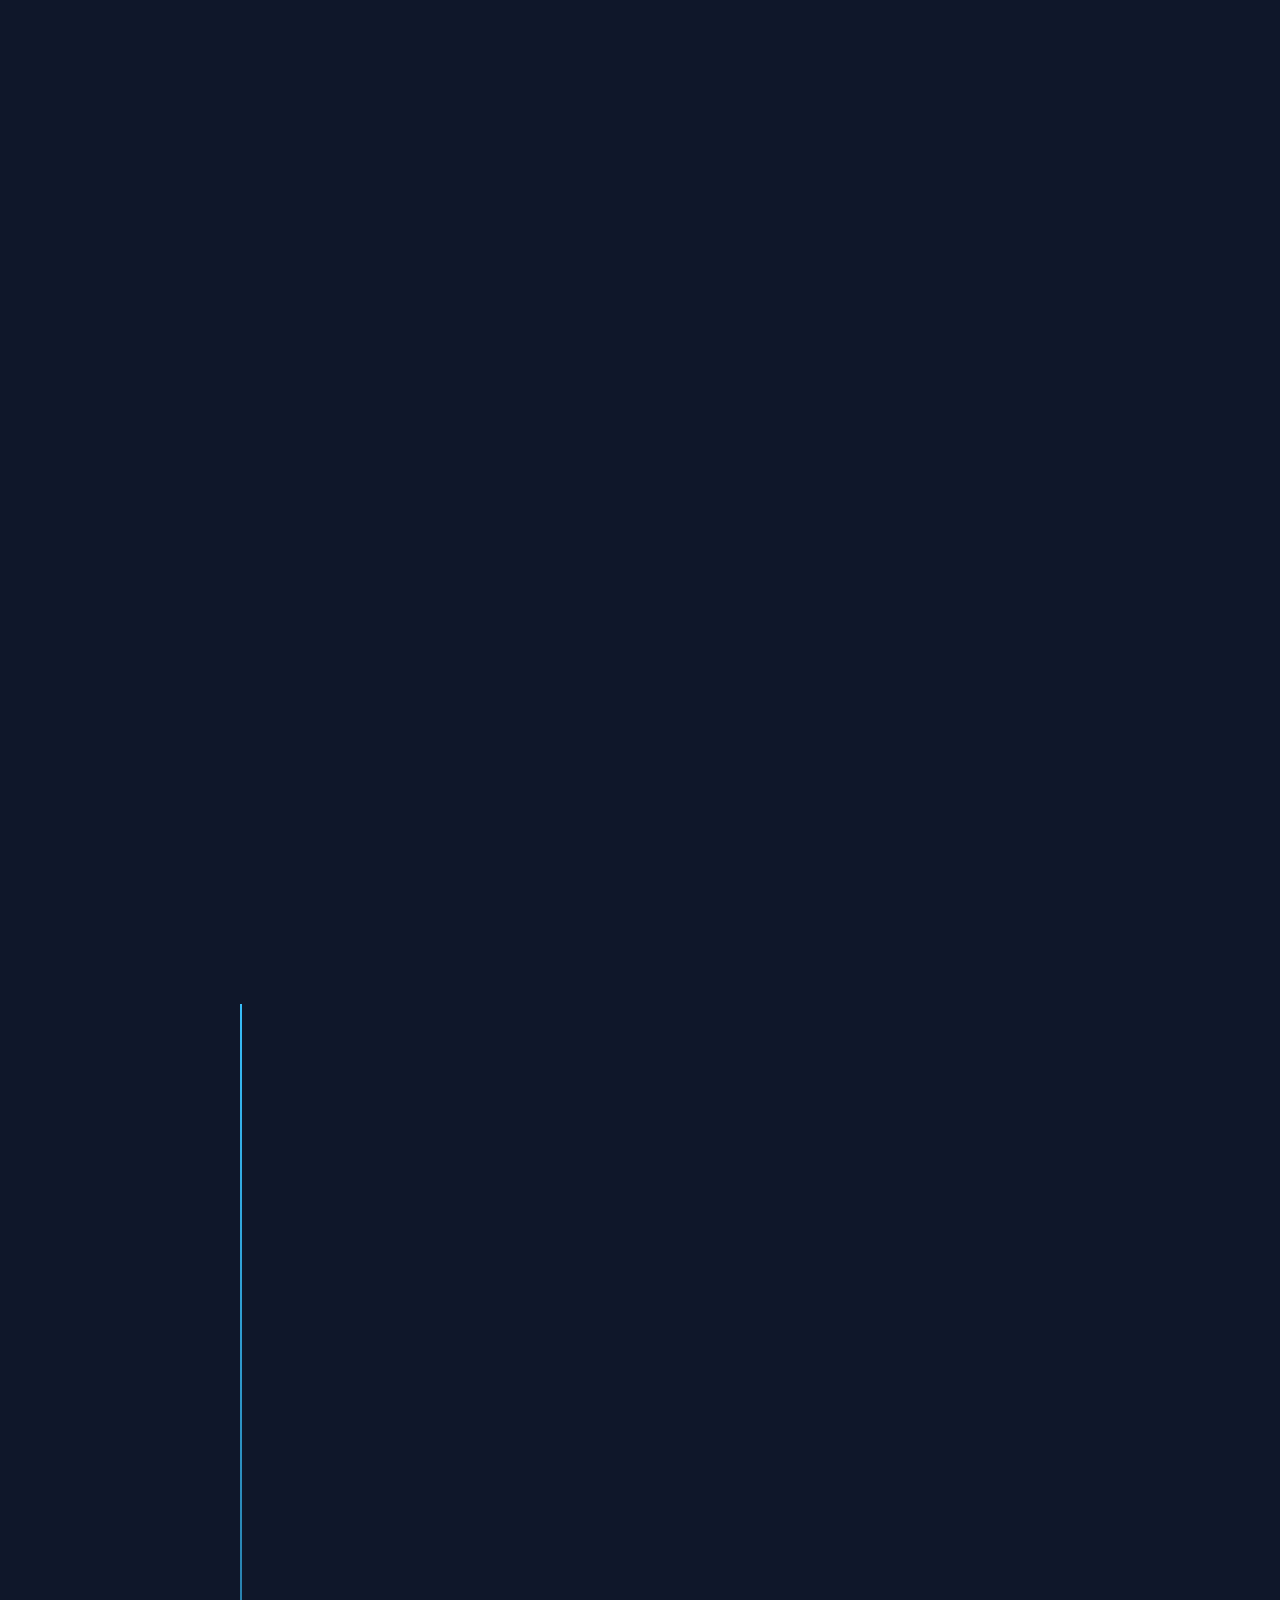
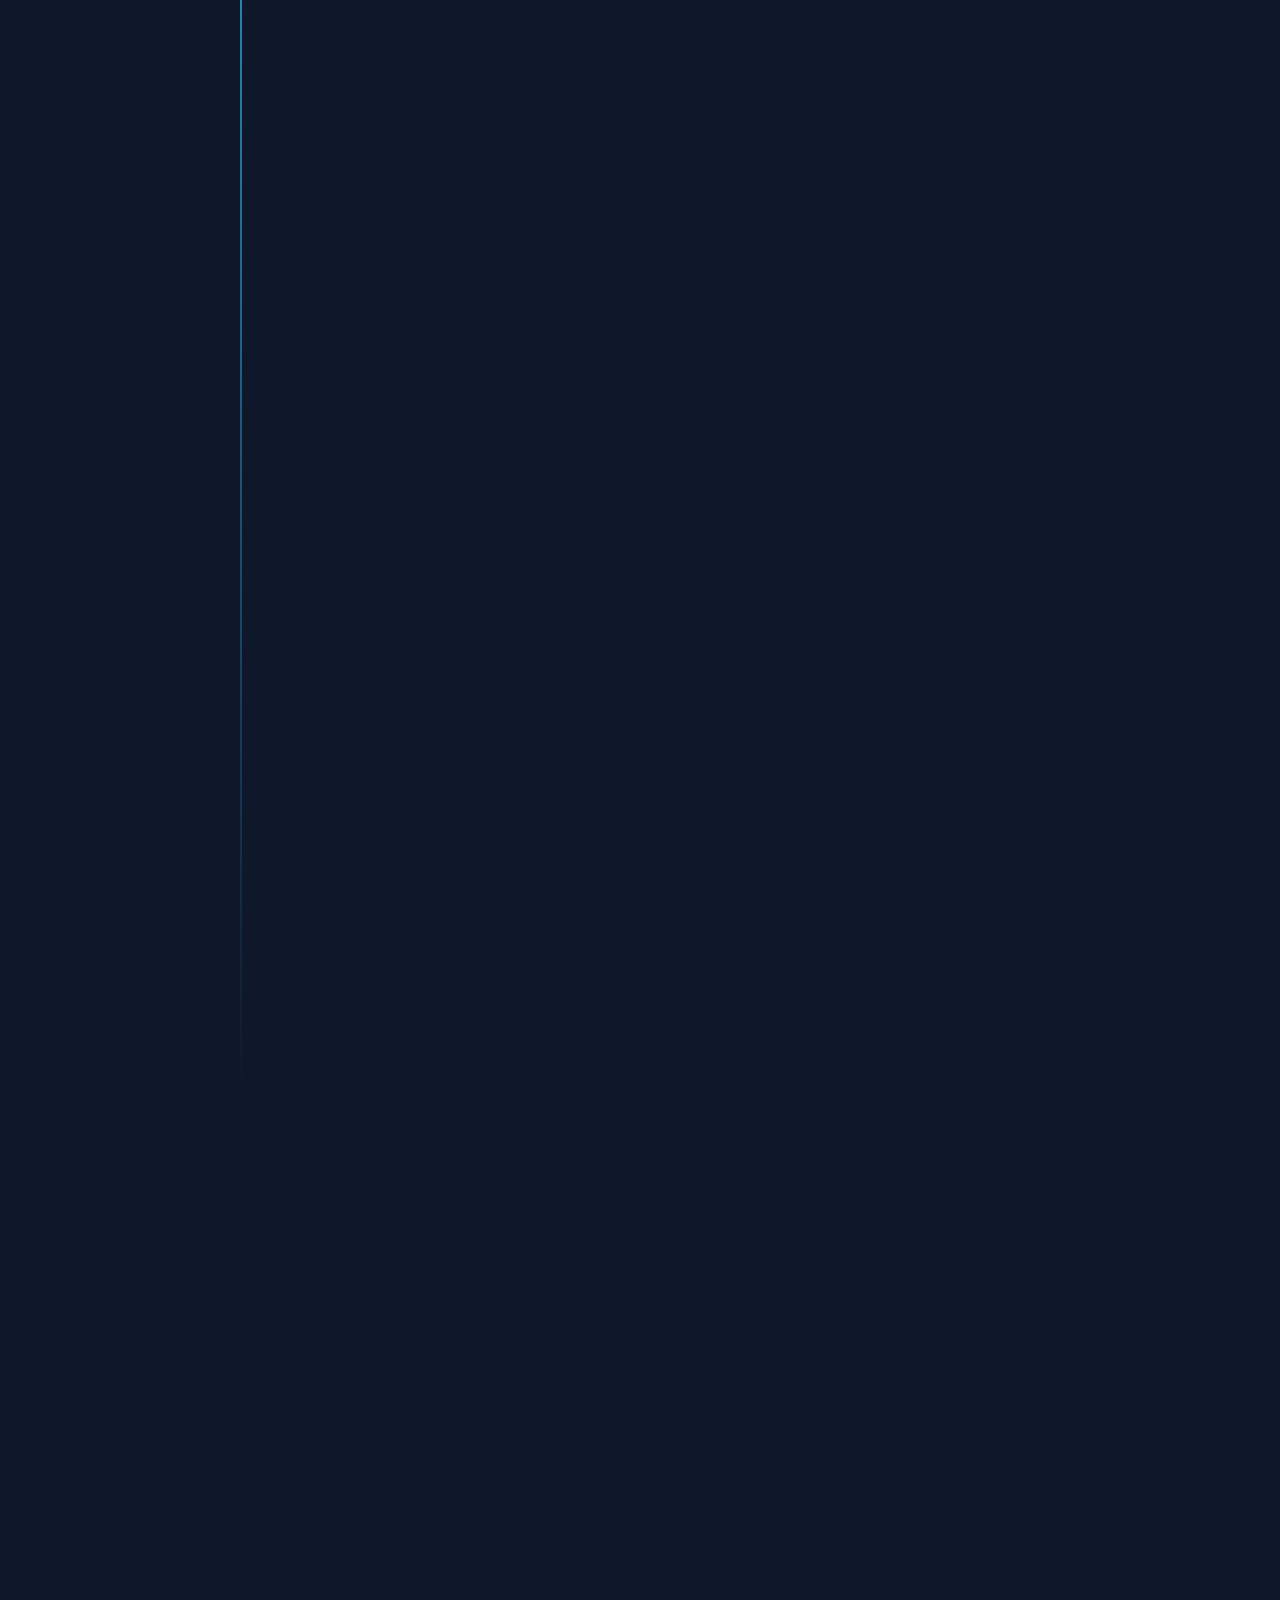
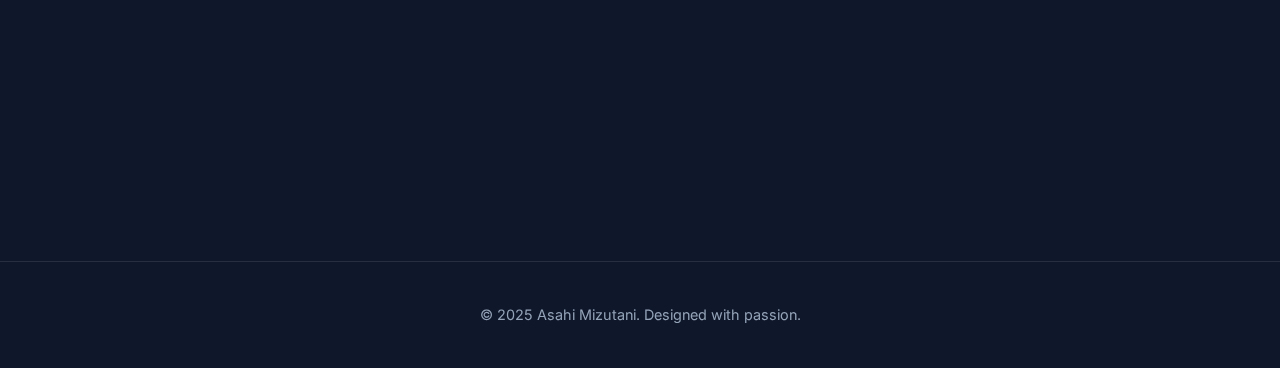
<file: index22.html>
<!DOCTYPE html>
<html lang="ja">
<head>
    <meta charset="UTF-8">
    <meta name="viewport" content="width=device-width, initial-scale=1.0">
    <title>Asahi Mizutani | Portfolio</title>
    <!-- Google Fonts: 現代的なサンセリフ体 -->
    <link rel="preconnect" href="https://fonts.googleapis.com">
    <link rel="preconnect" href="https://fonts.gstatic.com" crossorigin>
    <link href="https://fonts.googleapis.com/css2?family=Inter:wght@300;400;600;800&family=Noto+Sans+JP:wght@300;400;700&display=swap" rel="stylesheet">
    <link rel="stylesheet" href="https://cdnjs.cloudflare.com/ajax/libs/font-awesome/6.4.0/css/all.min.css">
    
    <style>
        /* =========================================
           CORE VARIABLES & RESET
           ========================================= */
        :root {
            --bg-color: #0f172a;
            --card-bg: rgba(30, 41, 59, 0.7);
            --card-border: rgba(255, 255, 255, 0.1);
            --primary-accent: #38bdf8; /* Sky Blue */
            --secondary-accent: #818cf8; /* Indigo */
            --text-main: #f1f5f9;
            --text-sub: #94a3b8;
            --gold: #fbbf24;
            --silver: #cbd5e1;
            --glass-blur: 12px;
            --transition: all 0.4s cubic-bezier(0.25, 0.8, 0.25, 1);
        }

        * {
            box-sizing: border-box;
            margin: 0;
            padding: 0;
        }

        html {
            scroll-behavior: smooth;
        }

        body {
            font-family: 'Inter', 'Noto Sans JP', sans-serif;
            background-color: var(--bg-color);
            color: var(--text-main);
            line-height: 1.8;
            overflow-x: hidden;
            position: relative;
        }

        /* 動く背景グラデーション */
        body::before {
            content: '';
            position: fixed;
            top: 0;
            left: 0;
            width: 100%;
            height: 100%;
            background: 
                radial-gradient(circle at 15% 50%, rgba(56, 189, 248, 0.15), transparent 25%),
                radial-gradient(circle at 85% 30%, rgba(129, 140, 248, 0.15), transparent 25%);
            z-index: -1;
            animation: bgPulse 10s ease-in-out infinite alternate;
        }

        @keyframes bgPulse {
            0% { transform: scale(1); }
            100% { transform: scale(1.1); }
        }

        a { text-decoration: none; color: inherit; transition: var(--transition); }
        ul { list-style: none; }
        img { max-width: 100%; height: auto; display: block; }

        /* =========================================
           UTILITIES & ANIMATIONS
           ========================================= */
        .container {
            max-width: 1000px;
            margin: 0 auto;
            padding: 0 20px;
        }

        /* Scroll Reveal Animation Classes */
        .reveal {
            opacity: 0;
            transform: translateY(40px);
            transition: all 0.8s ease-out;
        }
        .reveal.active {
            opacity: 1;
            transform: translateY(0);
        }

        /* Section Headers */
        .section-title {
            font-size: 2.5rem;
            font-weight: 800;
            text-align: center;
            margin-bottom: 3rem;
            background: linear-gradient(135deg, var(--text-main) 0%, var(--text-sub) 100%);
            -webkit-background-clip: text;
            -webkit-text-fill-color: transparent;
            letter-spacing: -0.05em;
            position: relative;
            display: inline-block;
            left: 50%;
            transform: translateX(-50%);
        }
        
        .section-title::after {
            content: '';
            position: absolute;
            bottom: -10px;
            left: 50%;
            transform: translateX(-50%);
            width: 60px;
            height: 4px;
            background: linear-gradient(to right, var(--primary-accent), var(--secondary-accent));
            border-radius: 2px;
        }

        /* Glass Card Style */
        .glass-card {
            background: var(--card-bg);
            backdrop-filter: blur(var(--glass-blur));
            -webkit-backdrop-filter: blur(var(--glass-blur));
            border: 1px solid var(--card-border);
            border-radius: 20px;
            padding: 40px;
            box-shadow: 0 8px 32px 0 rgba(0, 0, 0, 0.2);
            transition: var(--transition);
        }

        .glass-card:hover {
            transform: translateY(-5px);
            box-shadow: 0 12px 40px 0 rgba(56, 189, 248, 0.15);
            border-color: rgba(56, 189, 248, 0.3);
        }

        /* =========================================
           HEADER / HERO SECTION
           ========================================= */
        .hero {
            min-height: 100vh;
            display: flex;
            align-items: center;
            justify-content: center;
            position: relative;
            padding-top: 60px;
        }

        .hero-content {
            text-align: center;
            z-index: 1;
        }

        .profile-wrapper {
            position: relative;
            width: 180px;
            height: 180px;
            margin: 0 auto 30px;
        }

        .profile-pic {
            width: 100%;
            height: 100%;
            border-radius: 50%;
            object-fit: cover;
            border: 4px solid rgba(255,255,255,0.1);
            position: relative;
            z-index: 2;
        }

        /* Glowing ring around profile */
        .profile-wrapper::before {
            content: '';
            position: absolute;
            inset: -5px;
            border-radius: 50%;
            background: linear-gradient(45deg, var(--primary-accent), var(--secondary-accent));
            z-index: 1;
            animation: spin 4s linear infinite;
            opacity: 0.7;
            filter: blur(10px);
        }

        @keyframes spin { 100% { transform: rotate(360deg); } }

        .hero h1 {
            font-size: 3.5rem;
            font-weight: 800;
            margin-bottom: 10px;
            letter-spacing: -0.02em;
        }

        .hero-subtitle {
            font-size: 1.2rem;
            color: var(--primary-accent);
            font-weight: 600;
            margin-bottom: 20px;
            height: 1.5em; /* typingの高さを確保 */
        }

        .social-links {
            display: flex;
            justify-content: center;
            gap: 20px;
            margin-top: 30px;
        }

        .social-icon {
            width: 50px;
            height: 50px;
            border-radius: 50%;
            background: rgba(255,255,255,0.05);
            display: flex;
            align-items: center;
            justify-content: center;
            font-size: 1.5rem;
            color: var(--text-main);
            border: 1px solid var(--card-border);
            transition: var(--transition);
        }

        .social-icon:hover {
            background: var(--primary-accent);
            color: #fff;
            transform: translateY(-3px) rotate(360deg);
        }

        .scroll-down {
            position: absolute;
            bottom: 40px;
            left: 50%;
            transform: translateX(-50%);
            animation: bounce 2s infinite;
            opacity: 0.6;
        }
        
        @keyframes bounce {
            0%, 20%, 50%, 80%, 100% {transform: translateX(-50%) translateY(0);}
            40% {transform: translateX(-50%) translateY(-10px);}
            60% {transform: translateX(-50%) translateY(-5px);}
        }

        /* =========================================
           ABOUT SECTION
           ========================================= */
        section { padding: 100px 0; }

        .about-grid {
            display: grid;
            grid-template-columns: repeat(auto-fit, minmax(300px, 1fr));
            gap: 30px;
        }

        .about-card h3 {
            font-size: 1.5rem;
            margin-bottom: 20px;
            color: var(--primary-accent);
            display: flex;
            align-items: center;
            gap: 10px;
        }

        .about-card p {
            color: var(--text-sub);
            margin-bottom: 1rem;
        }

        /* =========================================
           WORKS SECTION
           ========================================= */
        .project-card {
            display: grid;
            grid-template-columns: 1.2fr 1fr;
            gap: 0;
            overflow: hidden;
            padding: 0; /* Reset padding for image */
        }

        .project-image-container {
            position: relative;
            overflow: hidden;
            height: 100%;
            min-height: 300px;
        }

        .project-image-container img {
            width: 100%;
            height: 100%;
            object-fit: cover;
            transition: transform 0.6s ease;
        }

        .project-card:hover .project-image-container img {
            transform: scale(1.05);
        }

        .project-info {
            padding: 40px;
            display: flex;
            flex-direction: column;
            justify-content: center;
        }

        .project-tags {
            display: flex;
            flex-wrap: wrap;
            gap: 10px;
            margin: 15px 0;
        }

        .tag {
            background: rgba(56, 189, 248, 0.1);
            color: var(--primary-accent);
            padding: 5px 12px;
            border-radius: 20px;
            font-size: 0.85rem;
            font-weight: 600;
            border: 1px solid rgba(56, 189, 248, 0.2);
        }

        .btn {
            display: inline-flex;
            align-items: center;
            padding: 12px 24px;
            background: linear-gradient(90deg, var(--primary-accent), var(--secondary-accent));
            color: #fff;
            border-radius: 50px;
            font-weight: 600;
            margin-right: 15px;
            margin-top: 10px;
            box-shadow: 0 4px 15px rgba(56, 189, 248, 0.4);
            transition: var(--transition);
        }

        .btn:hover {
            transform: translateY(-2px);
            box-shadow: 0 6px 20px rgba(56, 189, 248, 0.6);
        }

        .btn-outline {
            background: transparent;
            border: 2px solid var(--text-sub);
            box-shadow: none;
            color: var(--text-sub);
        }
        .btn-outline:hover {
            border-color: var(--text-main);
            color: var(--text-main);
        }

        /* =========================================
           SKILLS SECTION
           ========================================= */
        .skills-wrapper {
            display: grid;
            grid-template-columns: repeat(auto-fill, minmax(140px, 1fr));
            gap: 20px;
        }

        .skill-card {
            background: rgba(255, 255, 255, 0.03);
            border: 1px solid var(--card-border);
            border-radius: 16px;
            padding: 25px;
            text-align: center;
            transition: var(--transition);
            cursor: default;
        }

        .skill-card:hover {
            background: rgba(255, 255, 255, 0.08);
            transform: translateY(-5px);
            border-color: var(--primary-accent);
        }

        .skill-card i {
            font-size: 2.5rem;
            margin-bottom: 15px;
            background: linear-gradient(135deg, var(--primary-accent), var(--secondary-accent));
            -webkit-background-clip: text;
            -webkit-text-fill-color: transparent;
        }

        .skill-card span {
            display: block;
            font-weight: 600;
            color: var(--text-main);
        }

        /* =========================================
           TIMELINE (EXPERIENCE)
           ========================================= */
        .timeline {
            position: relative;
            max-width: 800px;
            margin: 0 auto;
        }

        /* Vertical Line */
        .timeline::before {
            content: '';
            position: absolute;
            top: 0;
            bottom: 0;
            left: 0;
            width: 2px;
            background: linear-gradient(to bottom, var(--primary-accent), transparent);
        }

        .timeline-item {
            position: relative;
            margin-left: 40px;
            margin-bottom: 50px;
        }

        /* Dot */
        .timeline-item::after {
            content: '';
            position: absolute;
            left: -45px; /* line width (2) + margin (40) + half dot (5) approx */
            top: 5px;
            width: 12px;
            height: 12px;
            border-radius: 50%;
            background: var(--bg-color);
            border: 2px solid var(--primary-accent);
            box-shadow: 0 0 10px var(--primary-accent);
            transition: var(--transition);
        }

        .timeline-item:hover::after {
            background: var(--primary-accent);
            transform: scale(1.3);
        }

        .timeline-content {
            background: var(--card-bg);
            border: 1px solid var(--card-border);
            border-radius: 12px;
            padding: 25px;
            transition: var(--transition);
        }

        .timeline-content:hover {
            border-color: rgba(56, 189, 248, 0.3);
            background: rgba(30, 41, 59, 0.9);
        }

        .timeline-date {
            display: inline-block;
            font-size: 0.85rem;
            color: var(--primary-accent);
            font-weight: 600;
            margin-bottom: 5px;
            font-family: 'Courier New', monospace;
        }

        .timeline-item h3 {
            margin-bottom: 5px;
        }
        
        .timeline-item h3 a:hover {
            text-decoration: underline;
            color: var(--primary-accent);
        }

        /* =========================================
           AWARDS
           ========================================= */
        .award-grid {
            display: grid;
            gap: 20px;
        }

        .award-item {
            display: flex;
            align-items: center;
            gap: 20px;
        }

        .award-icon-box {
            width: 60px;
            height: 60px;
            border-radius: 12px;
            display: flex;
            align-items: center;
            justify-content: center;
            font-size: 1.5rem;
            flex-shrink: 0;
            background: rgba(255,255,255,0.05);
        }

        .award-gold .award-icon-box {
            color: var(--gold);
            border: 1px solid rgba(251, 191, 36, 0.3);
            box-shadow: 0 0 15px rgba(251, 191, 36, 0.1);
        }

        .award-silver .award-icon-box {
            color: var(--silver);
            border: 1px solid rgba(203, 213, 225, 0.3);
        }

        .award-info h4 {
            font-size: 1.1rem;
            margin-bottom: 5px;
        }

        .award-badge {
            display: inline-block;
            font-size: 0.75rem;
            padding: 2px 8px;
            border-radius: 4px;
            margin-left: 10px;
            font-weight: 800;
            text-transform: uppercase;
        }
        
        .bg-gold { background: rgba(251, 191, 36, 0.2); color: var(--gold); }
        .bg-silver { background: rgba(203, 213, 225, 0.2); color: var(--silver); }

        /* =========================================
           CONTACT
           ========================================= */
        .contact-box {
            text-align: center;
            padding: 60px;
        }
        
        .contact-box p {
            margin-bottom: 30px;
            font-size: 1.1rem;
        }

        /* =========================================
           FOOTER
           ========================================= */
        footer {
            text-align: center;
            padding: 40px;
            border-top: 1px solid var(--card-border);
            color: var(--text-sub);
            font-size: 0.9rem;
        }

        /* =========================================
           RESPONSIVE
           ========================================= */
        @media (max-width: 768px) {
            .hero h1 { font-size: 2.5rem; }
            .project-card { grid-template-columns: 1fr; }
            .project-image-container { min-height: 200px; }
            .section-title { font-size: 2rem; }
            .timeline::before { left: 0; }
            .timeline-item { margin-left: 30px; }
            .timeline-item::after { left: -36px; }
        }
    </style>
</head>
<body>

    <!-- Hero Section -->
    <header class="hero">
        <div class="hero-content">
            <div class="profile-wrapper reveal active">
                <!-- 画像パスはそのまま -->
                <img src="IMG_4018.jpeg" alt="Asahi Mizutani" class="profile-pic">
            </div>
            <h1 class="reveal">Asahi Mizutani</h1>
            <!-- Typing Animation Target -->
            <div class="hero-subtitle reveal">
                <span id="typewriter"></span>
            </div>
            
            <div class="social-links reveal">
                <a href="https://github.com/MzAsh0425" target="_blank" class="social-icon" title="GitHub"><i class="fab fa-github"></i></a>
                <a href="https://www.instagram.com/mz._.ash/" target="_blank" class="social-icon" title="Instagram"><i class="fab fa-instagram"></i></a>
                <a href="mailto:mz.ash.of@gmail.com" class="social-icon" title="Email"><i class="fas fa-envelope"></i></a>
            </div>

            <div class="scroll-down">
                <i class="fas fa-chevron-down" style="color: var(--text-sub);"></i>
            </div>
        </div>
    </header>

    <main>
        <!-- About Section -->
        <section id="about" class="container">
            <h2 class="section-title reveal">About Me</h2>
            <div class="about-grid">
                <div class="about-card glass-card reveal">
                    <h3><i class="fas fa-code"></i> Professional</h3>
                    <p>滋賀大学データサイエンス学部所属。データ分析や機械学習を専攻しつつ、モバイルアプリ開発にも情熱を注いでいます。Swiftを用いたiOSアプリの企画・開発・リリースを一貫して経験。</p>
                    <p>予備校のリーダー講師やサッカースクールのマネージャー経験で培った「チームを牽引する力」と「技術力」を武器に、ユーザーに価値を届けるエンジニアを目指しています。</p>
                </div>
                <div class="about-card glass-card reveal">
                    <h3><i class="fas fa-music"></i> Personal</h3>
                    <p>大阪生まれ滋賀育ち。サッカー歴17年、エレクトーン歴20年以上。現在はガンバ大阪の観戦や櫻坂46のライブ参戦がエネルギーの源です。</p>
                    <p>シリコンバレーへの短期留学で得た刺激を胸に、グローバルな視野で挑戦することにも意欲的。好きなものは中華料理とコーヒー、そして新しい技術に触れる瞬間です。</p>
                </div>
            </div>
        </section>

        <!-- Works Section -->
        <section id="works" class="container">
            <h2 class="section-title reveal">Featured Works</h2>
            <div class="project-card glass-card reveal">
                <div class="project-image-container">
                    <img src="atsumeru_宣伝.png" alt="atsumeru app">
                </div>
                <div class="project-info">
                    <h3>atsumeru - “推し活”サポートアプリ</h3>
                    <p style="color: var(--text-sub); margin-bottom: 15px;">増え続ける“推し”のグッズをスマートに管理・記録。</p>
                    
                    <div class="project-tags">
                        <span class="tag">SwiftUI</span>
                        <span class="tag">CoreData</span>
                        <span class="tag">StoreKit 2</span>
                        <span class="tag">AdMob</span>
                    </div>
                    
                    <p style="font-size: 0.9rem; margin-bottom: 20px; color: var(--text-sub);">
                        大量データの効率的管理、直感的なUI/UX、そして信頼性の高い課金システムを独自に構築。自身の課題解決から生まれた、ユーザーファーストなiOSアプリです。
                    </p>

                    <div class="btn-wrapper">
                        <a href="https://apps.apple.com/jp/app/atsumeru/id6748431704" target="_blank" class="btn">
                            <i class="fab fa-app-store-ios" style="margin-right: 8px;"></i> App Store
                        </a>
                        <a href="https://atsumeru-app.github.io/index.html" target="_blank" class="btn btn-outline">
                            Official Site
                        </a>
                    </div>
                </div>
            </div>
        </section>

        <!-- Skills Section -->
        <section id="skills" class="container">
            <h2 class="section-title reveal">Technical Skills</h2>
            <div class="skills-wrapper reveal">
                <div class="skill-card"><i class="fab fa-swift"></i><span>Swift</span></div>
                <div class="skill-card"><i class="fab fa-python"></i><span>Python</span></div>
                <div class="skill-card"><i class="fab fa-java"></i><span>Java</span></div>
                <div class="skill-card"><i class="fab fa-html5"></i><span>HTML5</span></div>
                <div class="skill-card"><i class="fab fa-css3-alt"></i><span>CSS3</span></div>
                <div class="skill-card"><i class="fas fa-database"></i><span>MySQL</span></div>
                <div class="skill-card"><i class="fab fa-r-project"></i><span>R</span></div>
                <div class="skill-card"><i class="fab fa-git-alt"></i><span>Git / GitHub</span></div>
            </div>
        </section>

        <!-- Experience Section -->
        <section id="experience" class="container">
            <h2 class="section-title reveal">Experience</h2>
            <div class="timeline">
                <!-- Experience Items -->
                <div class="timeline-item reveal">
                    <span class="timeline-date">2023.04 - Present</span>
                    <div class="timeline-content">
                        <h3><a href="https://www.ds.shiga-u.ac.jp" target="_blank">滋賀大学 データサイエンス学部</a></h3>
                        <p>梅津ゼミ所属。音楽・スポーツデータサイエンスに関する研究に従事。</p>
                    </div>
                </div>

                <div class="timeline-item reveal">
                    <span class="timeline-date">2025.10 - 2025.12</span>
                    <div class="timeline-content">
                        <h3>阪神電鉄 データ分析研修 伴走支援</h3>
                        <p>学生データサイエンティストとして、社員研修におけるデータ分析を技術サポート。</p>
                    </div>
                </div>

                <div class="timeline-item reveal">
                    <span class="timeline-date">2025.10</span>
                    <div class="timeline-content">
                        <h3><a href="https://www.expo2025.or.jp" target="_blank">大阪・関西万博 プロジェクト参画</a></h3>
                        <p>「ヒトとロボットが共に生きる未来へ」調査・発表。ROBOT＆MOBILITY STATIONにて成果を発表。</p>
                    </div>
                </div>

                <div class="timeline-item reveal">
                    <span class="timeline-date">2025.10</span>
                    <div class="timeline-content">
                        <h3><a href="https://www.future.co.jp" target="_blank">フューチャー株式会社</a></h3>
                        <p>ITコンサルタントワークショップ。一気通貫したコンサルティング業務を体験。</p>
                    </div>
                </div>

                <div class="timeline-item reveal">
                    <span class="timeline-date">2025.08</span>
                    <div class="timeline-content">
                        <h3><a href="https://safie.jp" target="_blank">Safie株式会社</a> アイディアソン</h3>
                        <p>テックリードとして議論を主導。カメラを用いた新サービス案の企画・発表。</p>
                    </div>
                </div>

                <div class="timeline-item reveal">
                    <span class="timeline-date">2025.08</span>
                    <div class="timeline-content">
                        <h3><a href="https://www.ga-tech.co.jp" target="_blank">株式会社GA technologies</a></h3>
                        <p>GIANT LEAP for TECH。実務レベルのコードレビューを通じたプログラミング研修。</p>
                    </div>
                </div>

                <div class="timeline-item reveal">
                    <span class="timeline-date">2023.08</span>
                    <div class="timeline-content">
                        <h3>シリコンバレー短期留学</h3>
                        <p>Silicon Valley Innovation & Startup Program。起業の聖地にてイノベーション精神を学習。</p>
                    </div>
                </div>
                
                <div class="timeline-item reveal">
                    <span class="timeline-date">Certifications</span>
                    <div class="timeline-content">
                        <h3>資格・その他</h3>
                        <ul style="list-style: disc; margin-left: 20px; margin-top: 10px;">
                            <li>応用情報技術者試験 合格 (2025)</li>
                            <li>東京大学松尾研GCI 修了 (2025)</li>
                            <li>統計検定準1級 (2024)</li>
                            <li>基本情報技術者試験 (2024)</li>
                        </ul>
                    </div>
                </div>
            </div>
        </section>

        <!-- Awards Section -->
        <section id="awards" class="container">
            <h2 class="section-title reveal">Awards</h2>
            <div class="glass-card award-grid reveal">
                <div class="award-item award-gold">
                    <div class="award-icon-box">
                        <i class="fas fa-trophy"></i>
                    </div>
                    <div class="award-info">
                        <h4>YAMAHA エレクトーンフェスティバル アンサンブル部門 <span class="award-badge bg-gold">Gold Prize x5</span></h4>
                        <p style="font-size: 0.9rem; color: var(--text-sub);">2013, 2015, 2017, 2019, 2023 (滋賀地区ファイナル)</p>
                        <p style="font-size: 0.85rem; margin-top: 5px;">10年以上の継続的なチーム活動により、圧倒的な協調性と表現力を証明。</p>
                    </div>
                </div>

                <div class="award-item award-silver">
                    <div class="award-icon-box">
                        <i class="fas fa-medal"></i>
                    </div>
                    <div class="award-info">
                        <h4>YAMAHA エレクトーンフェスティバル ソロ部門 <span class="award-badge bg-silver">Silver Prize</span></h4>
                        <p style="font-size: 0.9rem; color: var(--text-sub);">2016 (滋賀地区ファイナル)</p>
                        <p style="font-size: 0.85rem; margin-top: 5px;">個人の技術研鑽と表現力の追求。</p>
                    </div>
                </div>
            </div>
        </section>

        <!-- Contact Section -->
        <section id="contact" class="container">
            <div class="glass-card contact-box reveal">
                <h2 style="margin-bottom: 20px; color: var(--text-main);">Let's Create the Future</h2>
                <p>データサイエンスと開発スキルで、新しい価値を共に創りましょう。</p>
                <a href="mailto:mz.ash.of@gmail.com" class="btn" style="margin: 0;">
                    <i class="fas fa-paper-plane" style="margin-right: 10px;"></i> Contact Me
                </a>
            </div>
        </section>

    </main>

    <footer>
        <p>&copy; 2025 Asahi Mizutani. Designed with passion.</p>
    </footer>

    <script>
        // =========================================
        // SCROLL REVEAL ANIMATION
        // =========================================
        const revealElements = document.querySelectorAll('.reveal');

        const revealOnScroll = () => {
            const windowHeight = window.innerHeight;
            const elementVisible = 100;

            revealElements.forEach((reveal) => {
                const elementTop = reveal.getBoundingClientRect().top;
                if (elementTop < windowHeight - elementVisible) {
                    reveal.classList.add('active');
                }
            });
        };

        window.addEventListener('scroll', revealOnScroll);
        // Trigger once on load
        revealOnScroll();

        // =========================================
        // TYPEWRITER EFFECT (HERO)
        // =========================================
        const textElement = document.getElementById('typewriter');
        const texts = ["Data Scientist", "iOS Developer", "Problem Solver"];
        let count = 0;
        let index = 0;
        let currentText = "";
        let letter = "";

        (function type() {
            if (count === texts.length) {
                count = 0;
            }
            currentText = texts[count];
            letter = currentText.slice(0, ++index);

            textElement.textContent = letter;
            if (letter.length === currentText.length) {
                setTimeout(() => {
                    // Simple backspace effect logic or just pause and next
                    // For simplicity in single file, just pause then clear
                    setTimeout(() => {
                        index = 0;
                        count++;
                        type();
                    }, 2000);
                }, 100);
            } else {
                setTimeout(type, 100);
            }
        })();
    </script>
</body>
</html>
</file>
<file: style.css>
:root {
    --primary-color: #333;
    --secondary-color: #f4f4f4;
    --accent-color: #007bff;
    --text-color: #333;
}

body {
    font-family: -apple-system, BlinkMacSystemFont, "Segoe UI", Roboto, "Helvetica Neue", Arial, sans-serif;
    margin: 0;
    padding: 0;
    line-height: 1.6;
    background-color: #fff;
    color: var(--text-color);
}

.container {
    max-width: 960px;
    margin: 0 auto;
    padding: 40px 20px;
}

h1, h2, h3 {
    color: var(--primary-color);
}

h2 {
    text-align: center;
    margin-bottom: 40px;
    position: relative;
    padding-bottom: 10px;
}

h2::after {
    content: '';
    position: absolute;
    bottom: 0;
    left: 50%;
    transform: translateX(-50%);
    width: 60px;
    height: 3px;
    background-color: var(--accent-color);
}

/* Hero Section */
.hero {
    background-color: var(--secondary-color);
    text-align: center;
    padding: 60px 20px;
}

.profile-pic {
    width: 150px;
    height: 150px;
    border-radius: 50%;
    object-fit: cover;
    border: 5px solid #fff;
    box-shadow: 0 0 15px rgba(0,0,0,0.1);
}

.hero h1 {
    font-size: 2.5rem;
    margin: 20px 0 10px;
}

.hero p {
    font-size: 1.2rem;
    color: #666;
}

.social-links {
    margin-top: 20px;
}

.social-links a {
    color: var(--primary-color);
    font-size: 2rem;
    margin: 0 15px;
    transition: color 0.3s;
}

.social-links a:hover {
    color: var(--accent-color);
}

.about-content {
    display: flex;
    flex-wrap: wrap;
    gap: 40px;
    text-align: left;
}

.about-text {
    flex: 1;
    min-width: 300px;
}

.about-text h3 {
    border-bottom: 2px solid var(--accent-color);
    padding-bottom: 5px;
    margin-bottom: 15px;
}

/* Works Section */
#works {
    background-color: var(--secondary-color);
}
.project-card {
    background-color: #fff;
    border-radius: 8px;
    box-shadow: 0 4px 10px rgba(0,0,0,0.1);
    overflow: hidden;
    display: flex;
    flex-direction: column;
}

.project-card img {
    width: 100%;
    height: auto;
}

.project-content {
    padding: 25px;
}

.project-content h3 {
    margin-top: 0;
}

.project-content p {
    margin-bottom: 15px;
}

.project-links {
    margin-top: 20px;
}

.btn {
    display: inline-block;
    padding: 10px 20px;
    background-color: var(--accent-color);
    color: #fff;
    text-decoration: none;
    border-radius: 5px;
    transition: background-color 0.3s;
    margin-right: 10px;
}

.btn:hover {
    background-color: #0056b3;
}

/* Analysis Showcase Section */
#analysis {
    background-color: #fff;
}

.section-subtitle {
    text-align: center;
    max-width: 600px;
    margin: -20px auto 40px;
    color: #666;
}

.gallery-grid {
    display: grid;
    grid-template-columns: repeat(auto-fit, minmax(300px, 1fr));
    gap: 25px;
}

.gallery-item {
    background: #fff;
    border-radius: 8px;
    overflow: hidden;
    box-shadow: 0 4px 10px rgba(0,0,0,0.1);
    transition: transform 0.3s, box-shadow 0.3s;
}

.gallery-item:hover {
    transform: translateY(-5px);
    box-shadow: 0 8px 15px rgba(0,0,0,0.15);
}

.gallery-item img {
    width: 100%;
    height: auto;
    display: block;
}

.gallery-caption {
    padding: 20px;
}

.gallery-caption h4 {
    margin-top: 0;
    color: var(--accent-color);
}

/* Skills Section */
.skills-grid {
    display: grid;
    grid-template-columns: repeat(auto-fit, minmax(120px, 1fr));
    gap: 20px;
    text-align: center;
}

.skill-item {
    padding: 20px;
    border-radius: 8px;
    background: var(--secondary-color);
    transition: transform 0.3s, box-shadow 0.3s;
}
.skill-item:hover {
    transform: translateY(-5px);
    box-shadow: 0 4px 10px rgba(0,0,0,0.1);
}

.skill-item i {
    font-size: 3rem;
    color: var(--accent-color);
    margin-bottom: 10px;
}

/* Experience Section */
.timeline {
    position: relative;
    max-width: 800px;
    margin: 0 auto;
}
.timeline::after {
    content: '';
    position: absolute;
    width: 3px;
    background-color: var(--accent-color);
    top: 0;
    bottom: 0;
    left: 10px;
}
.timeline-item {
    padding: 10px 40px;
    position: relative;
    background-color: inherit;
}
.timeline-item::before {
    content: '';
    position: absolute;
    width: 20px;
    height: 20px;
    border-radius: 50%;
    background-color: white;
    border: 4px solid var(--accent-color);
    top: 15px;
    left: 0;
    z-index: 1;
}
.timeline-item h3 {
    margin-top: 0;
}

/* Awards Section */
#awards {
    background-color: #fff;
}

.award-card {
    display: flex;
    align-items: flex-start;
    background: var(--secondary-color);
    padding: 30px;
    border-radius: 8px;
    gap: 20px;
}

.award-icon {
    font-size: 3rem;
    color: #ffc107; /* トロフィーの金色 */
    background: #fff;
    width: 70px;
    height: 70px;
    display: flex;
    align-items: center;
    justify-content: center;
    border-radius: 50%;
    flex-shrink: 0;
}

.award-content {
    flex: 1;
}

.award-content h3 {
    margin-top: 0;
    margin-bottom: 20px;
    border-bottom: 1px solid #ccc;
    padding-bottom: 10px;
}

.award-detail {
    margin-bottom: 20px;
}

.award-detail:last-child {
    margin-bottom: 0;
}

.award-detail h4 {
    margin: 0 0 5px 0;
    font-size: 1.1rem;
}

.gold-text {
    color: #d4af37; /* 金賞の色 */
    font-weight: bold;
}

.silver-text {
    color: #a0a0a0; /* 銀賞の色 */
    font-weight: bold;
}

.award-year {
    color: #666;
    font-weight: bold;
    margin: 0 0 5px 0;
    font-family: monospace; /* 数字を見やすく */
    font-size: 1.1rem;
}

.award-desc {
    margin: 0;
    font-size: 0.95rem;
}

/* スマホ用調整 */
@media (max-width: 600px) {
    .award-card {
        flex-direction: column;
        text-align: center;
    }
    .award-icon {
        margin: 0 auto;
    }
}

/* Contact Section */
#contact {
    text-align: center;
    background: var(--secondary-color);
}

/* Footer */
footer {
    text-align: center;
    padding: 20px;
    background-color: var(--primary-color);
    color: #fff;
}

/* Responsive */
@media (min-width: 768px) {
    .project-card {
        flex-direction: row;
    }
    .project-card img {
        width: 40%;
        object-fit: cover;
    }
    .project-content {
        width: 60%;
    }
}
</file>
